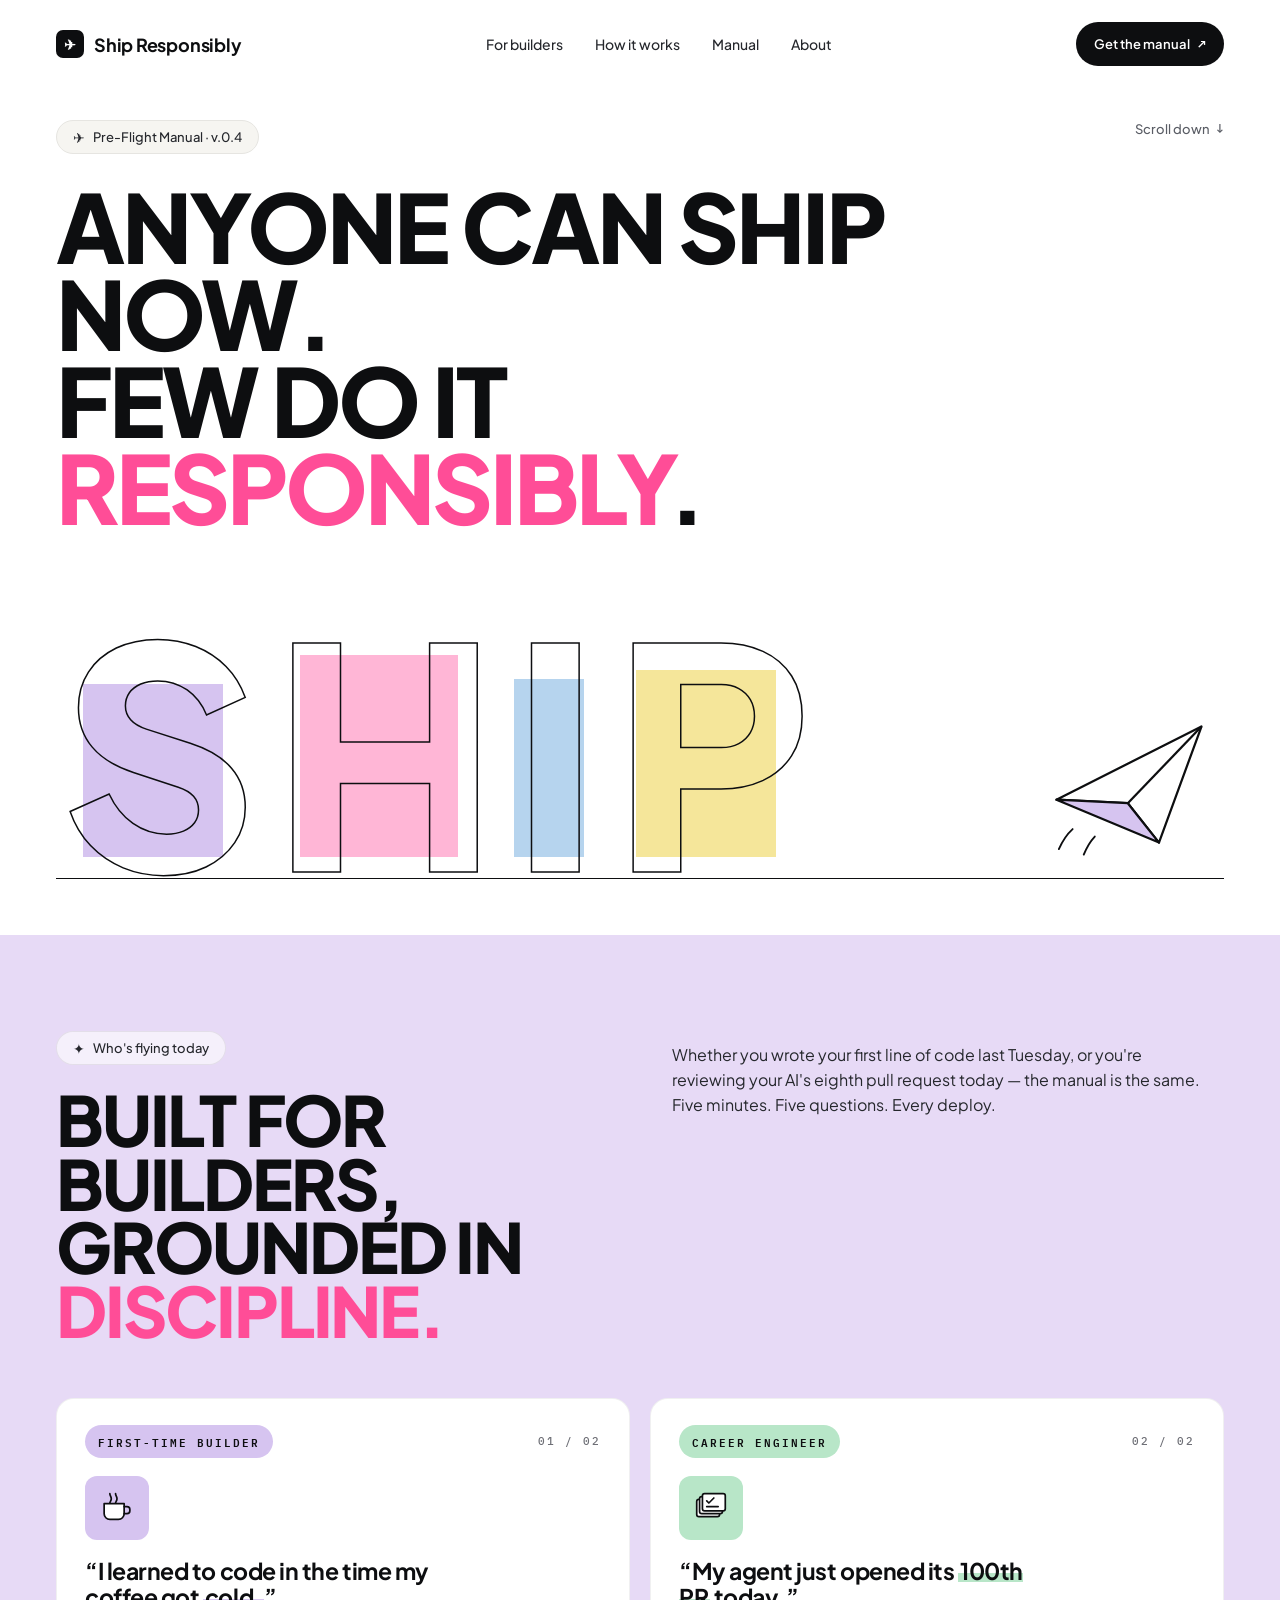
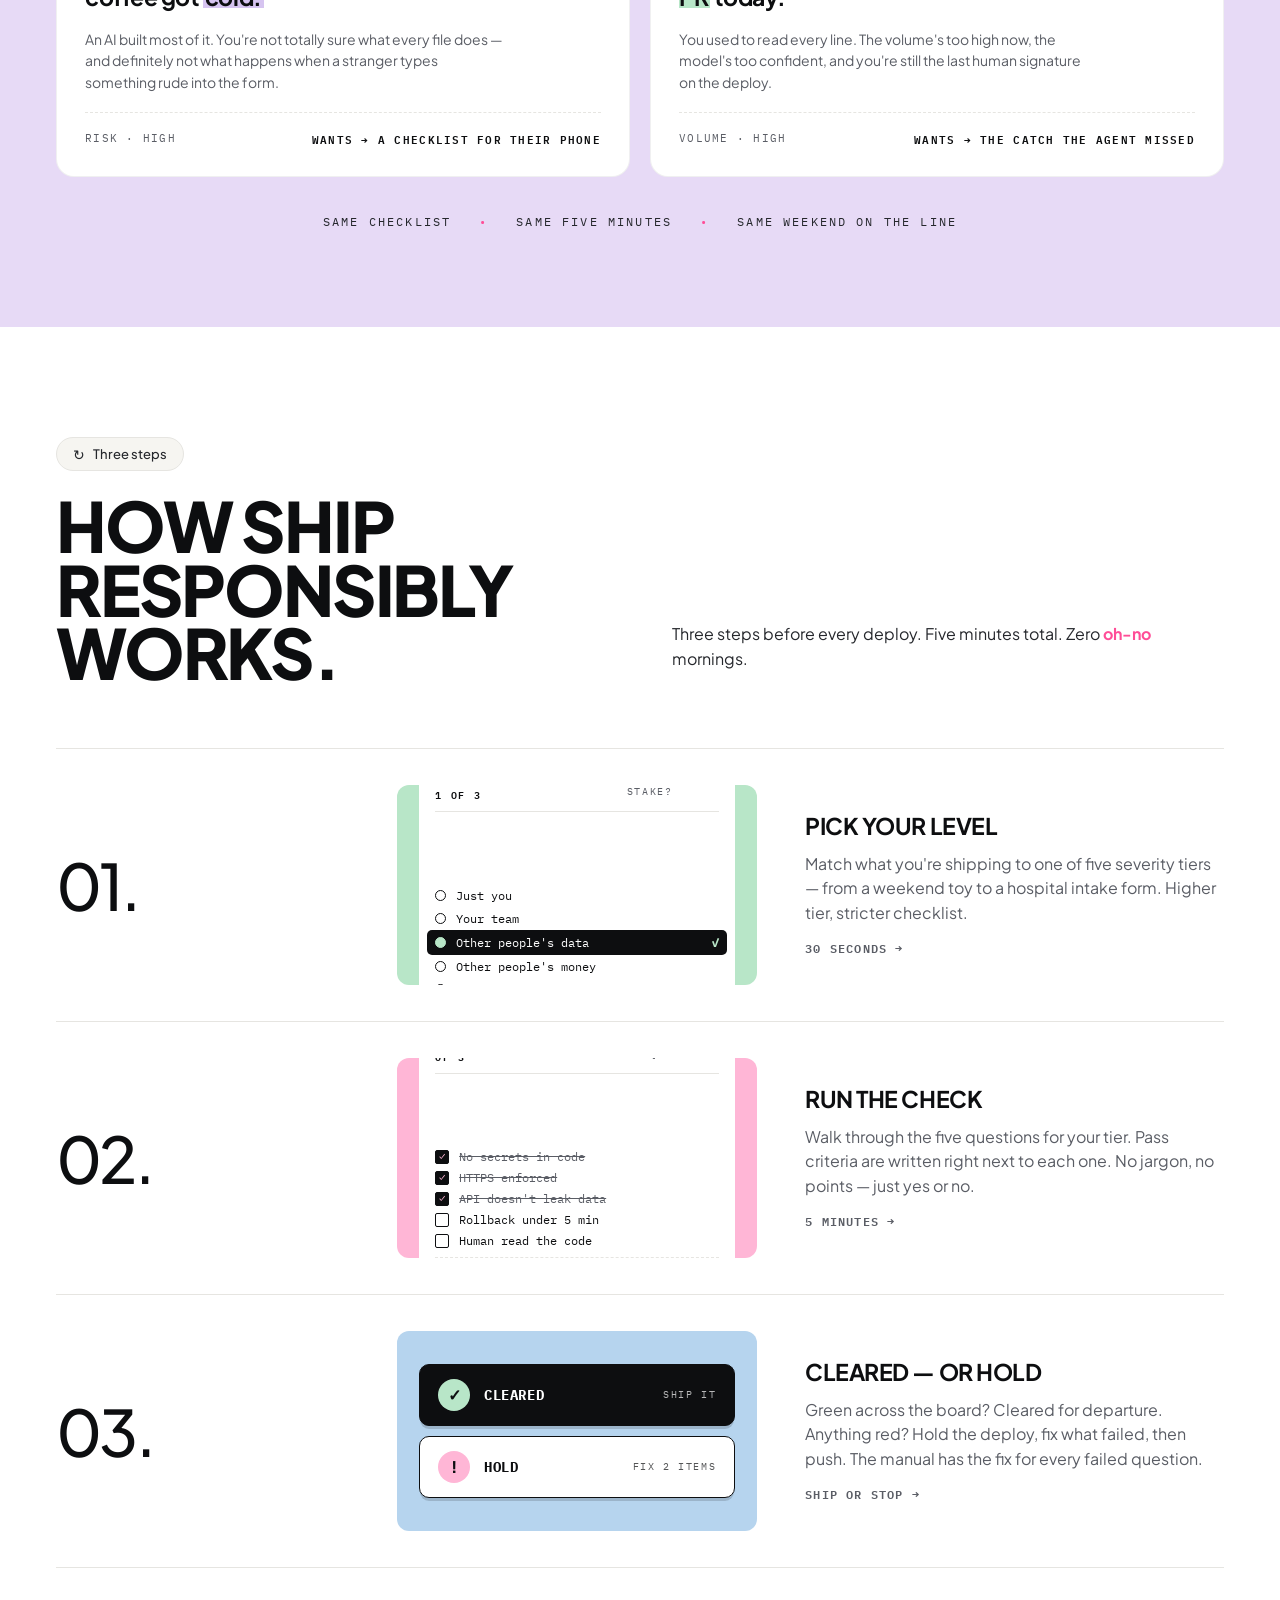
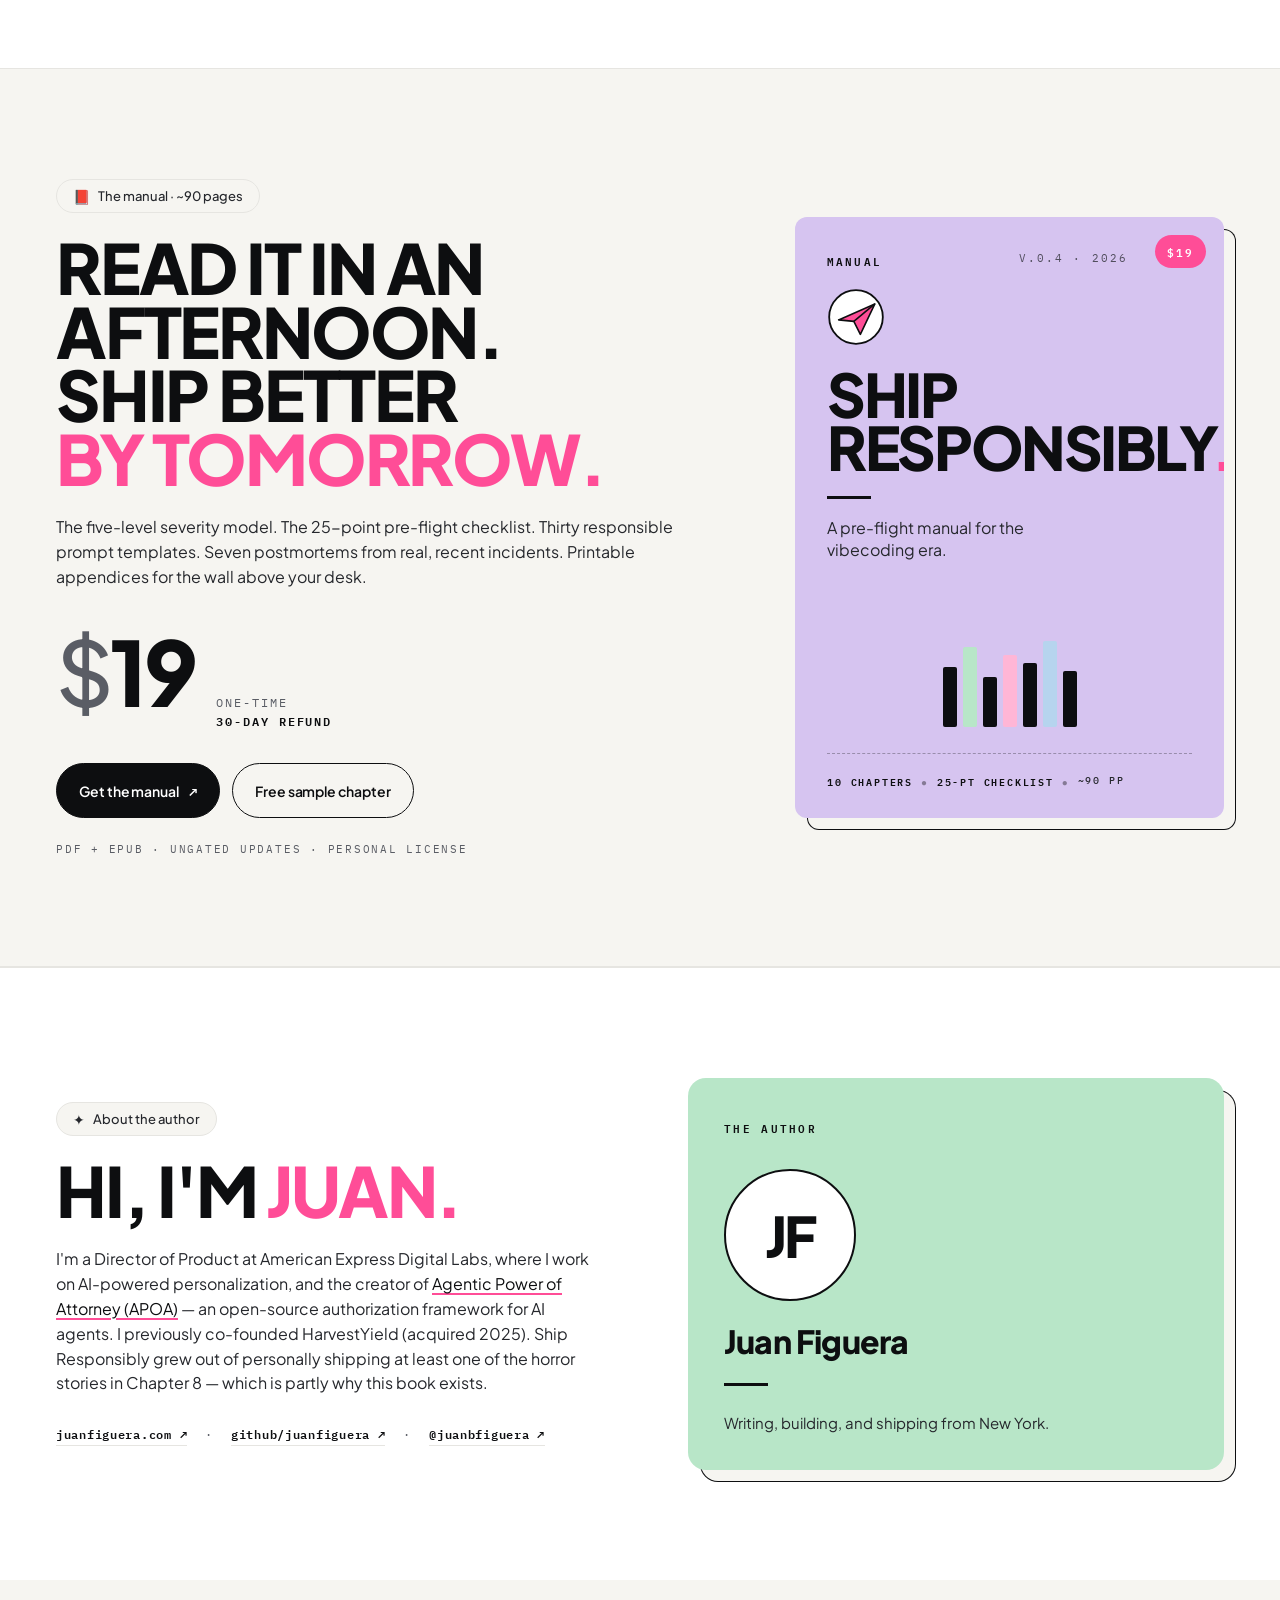
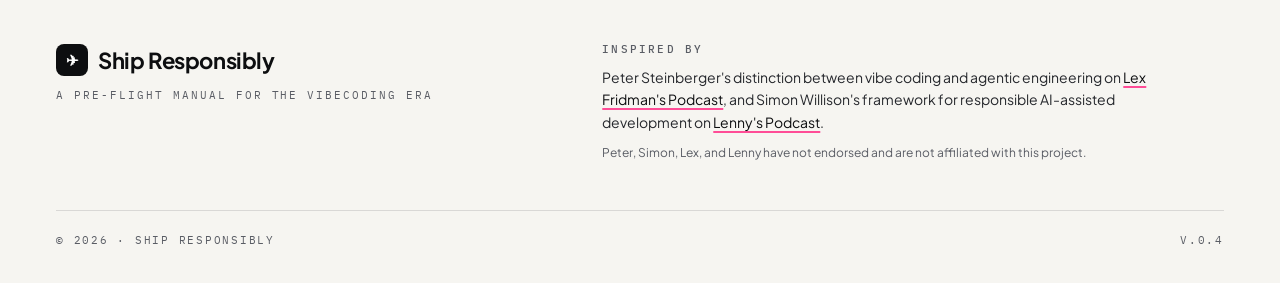
<file: v2/index.html>
<!doctype html>
<html lang="en">
<head>
<meta charset="utf-8" />
<meta name="viewport" content="width=device-width, initial-scale=1" />
<title>Ship Responsibly — A pre-flight manual for the vibecoding era</title>
<meta name="description" content="A pre-flight manual for people shipping AI-assisted software. For first-time builders and senior engineers alike. $19." />
<link rel="canonical" href="https://shipresponsibly.com/" />

<!-- Open Graph -->
<meta property="og:type" content="website" />
<meta property="og:url" content="https://shipresponsibly.com/" />
<meta property="og:title" content="Ship Responsibly — A pre-flight manual for the vibecoding era" />
<meta property="og:description" content="A pre-flight manual for people shipping AI-assisted software. For first-time builders and senior engineers alike. $19." />
<meta property="og:image" content="https://shipresponsibly.com/assets/og-image.png" />

<!-- Twitter -->
<meta name="twitter:card" content="summary_large_image" />
<meta name="twitter:title" content="Ship Responsibly — A pre-flight manual for the vibecoding era" />
<meta name="twitter:description" content="A pre-flight manual for people shipping AI-assisted software. For first-time builders and senior engineers alike. $19." />
<meta name="twitter:image" content="https://shipresponsibly.com/assets/og-image.png" />

<!-- Favicon: white paper plane in a dark square, matching the nav glyph. -->
<link rel="icon" href="data:image/svg+xml,<svg xmlns='http://www.w3.org/2000/svg' viewBox='0 0 100 100'><rect width='100' height='100' rx='22' fill='%230d0e10'/><text x='50' y='62' font-size='52' font-family='Apple Color Emoji,Segoe UI Emoji,sans-serif' text-anchor='middle' fill='white'>%E2%9C%88</text></svg>" />

<!-- Fonts -->
<link rel="preconnect" href="https://fonts.googleapis.com">
<link rel="preconnect" href="https://fonts.gstatic.com" crossorigin>
<link href="https://fonts.googleapis.com/css2?family=Plus+Jakarta+Sans:wght@300;400;500;600;700;800&family=IBM+Plex+Mono:wght@400;500;600&display=swap" rel="stylesheet">

<link rel="stylesheet" href="styles.css" />

<!-- Google tag (gtag.js) -->
<script async src="https://www.googletagmanager.com/gtag/js?id=G-NH90QYGHK9"></script>
<script>
  window.dataLayer = window.dataLayer || [];
  function gtag(){dataLayer.push(arguments);}
  gtag('js', new Date());
  gtag('config', 'G-NH90QYGHK9');
</script>
</head>
<body>

<noscript>
  <!-- Search engine / no-JS fallback. The page is mostly static; this block
       restates the proposition so the page is legible without script. -->
  <div style="background:#0d0e10;color:#fff;padding:14px 22px;font-family:system-ui,sans-serif;font-size:14px;line-height:1.5;">
    <strong>Ship Responsibly</strong> is a $19 pre-flight manual for the vibecoding era —
    a five-level severity model, a 25-point pre-flight checklist, thirty responsible
    prompt templates, and seven postmortems.
    <a href="/manual" style="color:#ff4d97;text-decoration:underline;">Get the manual →</a>
  </div>
</noscript>

<header class="nav">
  <div class="wrap row">
    <a href="/" class="brand" aria-label="Ship Responsibly, home">
      <span class="glyph" aria-hidden="true">✈</span>
      <span>Ship Responsibly</span>
    </a>
    <nav class="nav-links" aria-label="Primary">
      <a href="#built">For builders</a>
      <a href="#how">How it works</a>
      <a href="#buy">Manual</a>
      <a href="#about">About</a>
    </nav>
    <a href="/manual" class="nav-cta">Get the manual <span class="arr" aria-hidden="true">↗</span></a>
  </div>
</header>

<main>

  <section class="hero">
    <div class="wrap">
      <div class="hero-top">
        <span class="pill"><span class="ic" aria-hidden="true">✈︎</span> Pre-Flight Manual · v.0.4</span>
        <span class="scrolltag" aria-hidden="true">Scroll down <span class="arr">↓</span></span>
      </div>

      <h1>Anyone can ship now.<br/>Few do it <em>responsibly</em>.</h1>

      <!-- Decorative SHIP wordmark. role=img + aria-label so screen readers
           announce "Ship" once, not S–H–I–P letter by letter. -->
      <div class="wordmark" role="img" aria-label="Ship">
        <span class="letter l-s" aria-hidden="true"><span class="block"></span><span class="char">S</span></span>
        <span class="letter l-h" aria-hidden="true"><span class="block"></span><span class="char">H</span></span>
        <span class="letter l-i" aria-hidden="true"><span class="block"></span><span class="char">I</span></span>
        <span class="letter l-p" aria-hidden="true"><span class="block"></span><span class="char">P</span></span>

        <svg class="mascot" viewBox="0 0 240 180" fill="none" xmlns="http://www.w3.org/2000/svg" aria-hidden="true">
          <path d="M14 92 L220 22 L142 168 L108 110 Z" stroke="#0d0e10" stroke-width="3" stroke-linejoin="round" fill="white"/>
          <path d="M220 22 L108 110" stroke="#0d0e10" stroke-width="3" stroke-linejoin="round"/>
          <path d="M14 92 L108 110 L142 168 Z" fill="#d6c4f0" stroke="#0d0e10" stroke-width="3" stroke-linejoin="round"/>
          <path d="M30 134 Q 18 142 8 158" stroke="#0d0e10" stroke-width="2.5" stroke-linecap="round" fill="none"/>
          <path d="M58 148 Q 48 156 40 170" stroke="#0d0e10" stroke-width="2.5" stroke-linecap="round" fill="none"/>
        </svg>
      </div>
    </div>
  </section>

  <section class="built" id="built">
    <div class="wrap">
      <div class="grid">
        <div>
          <span class="pill on-lavender"><span class="ic" aria-hidden="true">✦</span> Who's flying today</span>
          <h2 style="margin-top: 22px;">Built for builders,<br/>grounded in <em>discipline.</em></h2>
        </div>
        <div class="desc">
          <p class="lede">Whether you wrote your first line of code last Tuesday, or you're reviewing your AI's eighth pull request today — the manual is the same. Five minutes. Five questions. Every deploy.</p>
        </div>
      </div>

      <div class="audience-grid">
        <div class="aud a1">
          <div class="aud-top">
            <span class="aud-tag">First-time builder</span>
            <span class="aud-num">01 / 02</span>
          </div>

          <div class="aud-ill" aria-hidden="true">
            <svg viewBox="0 0 56 56" fill="none" stroke="#0d0e10" stroke-width="2.4" stroke-linecap="round" stroke-linejoin="round">
              <path d="M10 22h28v14a8 8 0 0 1-8 8H18a8 8 0 0 1-8-8V22z" fill="#fff"/>
              <path d="M38 26h4a4 4 0 0 1 4 4v2a4 4 0 0 1-4 4h-4"/>
              <path d="M18 8c0 3 2 4 2 7s-2 4-2 6"/>
              <path d="M26 8c0 3 2 4 2 7s-2 4-2 6"/>
            </svg>
          </div>

          <p class="quote">“I learned to code in the time my coffee got <span class="hl"><span>cold.</span></span>”</p>
          <p class="desc-p">An AI built most of it. You're not totally sure what every file does — and definitely not what happens when a stranger types something rude into the form.</p>

          <div class="aud-foot">
            <span>Risk &middot; high</span>
            <span class="needs">Wants → a checklist for their phone</span>
          </div>
        </div>

        <div class="aud a2">
          <div class="aud-top">
            <span class="aud-tag">Career engineer</span>
            <span class="aud-num">02 / 02</span>
          </div>

          <div class="aud-ill" aria-hidden="true">
            <svg viewBox="0 0 56 56" fill="none" stroke="#0d0e10" stroke-width="2.4" stroke-linecap="round" stroke-linejoin="round">
              <rect x="8" y="16" width="32" height="24" rx="3" fill="#fff"/>
              <rect x="12" y="12" width="32" height="24" rx="3" fill="#fff"/>
              <rect x="16" y="8" width="32" height="24" rx="3" fill="#fff"/>
              <path d="M22 18l3 3 7-7"/>
              <path d="M22 26h16"/>
            </svg>
          </div>

          <p class="quote">“My agent just opened its <span class="hl"><span>100th PR</span></span> today.”</p>
          <p class="desc-p">You used to read every line. The volume's too high now, the model's too confident, and you're still the last human signature on the deploy.</p>

          <div class="aud-foot">
            <span>Volume &middot; high</span>
            <span class="needs">Wants → the catch the agent missed</span>
          </div>
        </div>
      </div>

      <p class="aud-summary">
        <span>Same checklist</span><span class="dot" aria-hidden="true">•</span>
        <span>Same five minutes</span><span class="dot" aria-hidden="true">•</span>
        <span>Same weekend on the line</span>
      </p>
    </div>
  </section>

  <section class="how" id="how">
    <div class="wrap">
      <div class="head">
        <div>
          <span class="pill"><span class="ic" aria-hidden="true">↻</span> Three steps</span>
          <h2 style="margin-top: 22px;">How Ship Responsibly works.</h2>
        </div>
        <p class="lede">Three steps before every deploy. Five minutes total. Zero <em>oh-no</em> mornings.</p>
      </div>

      <div class="step s1">
        <div class="num">01.</div>
        <div class="ill" aria-hidden="true">
          <div class="ill-card">
            <div class="head">
              <span class="step-no">Severity — step 1 of 3</span>
              <span>What's at stake?</span>
            </div>
            <div class="ill-severity">
              <div class="row"><span class="dot"></span><span>Just you</span></div>
              <div class="row"><span class="dot"></span><span>Your team</span></div>
              <div class="row on"><span class="dot"></span><span>Other people's data</span><span class="check">✓</span></div>
              <div class="row"><span class="dot"></span><span>Other people's money</span></div>
              <div class="row"><span class="dot"></span><span>Other people's safety</span></div>
            </div>
          </div>
        </div>
        <div class="copy">
          <h3>Pick your level</h3>
          <p>Match what you're shipping to one of five severity tiers &mdash; from a weekend toy to a hospital intake form. Higher tier, stricter checklist.</p>
          <span class="arrow">30 seconds &rarr;</span>
        </div>
      </div>

      <div class="step s2">
        <div class="num">02.</div>
        <div class="ill" aria-hidden="true">
          <div class="ill-card">
            <div class="head">
              <span class="step-no">Pre-flight — step 2 of 3</span>
              <span>5 questions</span>
            </div>
            <div class="ill-checklist">
              <div class="row done"><span class="box"></span><span class="lbl">No secrets in code</span></div>
              <div class="row done"><span class="box"></span><span class="lbl">HTTPS enforced</span></div>
              <div class="row done"><span class="box"></span><span class="lbl">API doesn't leak data</span></div>
              <div class="row"><span class="box"></span><span class="lbl">Rollback under 5 min</span></div>
              <div class="row"><span class="box"></span><span class="lbl">Human read the code</span></div>
              <div class="progress">
                <span>Progress</span>
                <span><span class="count">3 / 5</span> cleared</span>
              </div>
            </div>
          </div>
        </div>
        <div class="copy">
          <h3>Run the check</h3>
          <p>Walk through the five questions for your tier. Pass criteria are written right next to each one. No jargon, no points &mdash; just yes or no.</p>
          <span class="arrow">5 minutes &rarr;</span>
        </div>
      </div>

      <div class="step s3">
        <div class="num">03.</div>
        <div class="ill" aria-hidden="true">
          <div class="ill-verdict">
            <div class="vcard pass">
              <span class="ic">✓</span>
              <span class="lbl">Cleared</span>
              <span class="sub">Ship it</span>
            </div>
            <div class="vcard hold">
              <span class="ic">!</span>
              <span class="lbl">Hold</span>
              <span class="sub">Fix 2 items</span>
            </div>
          </div>
        </div>
        <div class="copy">
          <h3>Cleared &mdash; or hold</h3>
          <p>Green across the board? Cleared for departure. Anything red? Hold the deploy, fix what failed, then push. The manual has the fix for every failed question.</p>
          <span class="arrow">Ship or stop &rarr;</span>
        </div>
      </div>
    </div>
  </section>

  <section class="buy" id="buy">
    <div class="wrap">
      <div class="grid">
        <div>
          <span class="pill"><span class="ic" aria-hidden="true">📕</span> The manual · ~90 pages</span>
          <h2 style="margin-top: 22px;">Read it in an<br/>afternoon. Ship better<br/><em>by tomorrow.</em></h2>
          <p class="lede">The five-level severity model. The 25-point pre-flight checklist. Thirty responsible prompt templates. Seven postmortems from real, recent incidents. Printable appendices for the wall above your desk.</p>

          <div class="price-row">
            <span class="price"><span class="cur">$</span>19</span>
            <div class="price-sub">
              One-time<br/>
              <b>30-day refund</b>
            </div>
          </div>

          <div class="ctas">
            <a href="/manual" class="btn btn-primary">Get the manual <span class="arr" aria-hidden="true">↗</span></a>
            <a href="/sample" class="btn btn-ghost">Free sample chapter</a>
          </div>

          <div class="fine">
            <span>PDF + ePub</span><span>Ungated updates</span><span>Personal license</span>
          </div>
        </div>

        <div class="book" aria-hidden="true">
          <span class="badge-pink">$19</span>

          <div class="b-top">
            <span class="b-tag">Manual</span>
            <span class="b-ed">v.0.4 · 2026</span>
          </div>

          <div class="b-mark">
            <svg viewBox="0 0 80 80" fill="none" xmlns="http://www.w3.org/2000/svg">
              <circle cx="40" cy="40" r="37" fill="#ffffff" stroke="#0d0e10" stroke-width="2.5"/>
              <path d="M16 44 L66 22 L46 64 L37 46 Z" fill="#ff4d97" stroke="#0d0e10" stroke-width="2.2" stroke-linejoin="round"/>
              <path d="M66 22 L37 46" stroke="#0d0e10" stroke-width="2.2" stroke-linejoin="round"/>
            </svg>
          </div>

          <h3 class="b-title">Ship<br/>Responsibly<span class="dot">.</span></h3>

          <div class="b-rule"></div>

          <p class="b-sub">A pre-flight manual for the vibecoding era.</p>

          <div class="deco">
            <span class="bk b1"></span>
            <span class="bk b2"></span>
            <span class="bk b3"></span>
            <span class="bk b4"></span>
            <span class="bk b5"></span>
            <span class="bk b6"></span>
            <span class="bk b7"></span>
          </div>

          <div class="b-foot">
            <span>10 chapters</span>
            <span class="sep">●</span>
            <span>25-pt checklist</span>
            <span class="sep">●</span>
            <span class="pn">~90 pp</span>
          </div>
        </div>
      </div>
    </div>
  </section>

  <section class="about" id="about">
    <div class="wrap">
      <div class="grid">
        <div>
          <span class="pill"><span class="ic" aria-hidden="true">✦</span> About the author</span>
          <h2 style="margin-top: 22px;">Hi, I'm <em>Juan.</em></h2>
          <p class="lede">I'm a Director of Product at American Express Digital Labs, where I work on AI-powered personalization, and the creator of <a href="https://agenticpoa.com" target="_blank" rel="noopener">Agentic Power of Attorney (APOA)</a> — an open-source authorization framework for AI agents. I previously co-founded HarvestYield (acquired 2025). Ship Responsibly grew out of personally shipping at least one of the horror stories in Chapter 8 — which is partly why this book exists.</p>
          <div class="links">
            <a href="https://www.juanfiguera.com" target="_blank" rel="noopener">juanfiguera.com <span class="arr" aria-hidden="true">↗</span></a>
            <span class="sep" aria-hidden="true">·</span>
            <a href="https://github.com/juanfiguera" target="_blank" rel="noopener">github/juanfiguera <span class="arr" aria-hidden="true">↗</span></a>
            <span class="sep" aria-hidden="true">·</span>
            <a href="https://x.com/juanbfiguera" target="_blank" rel="noopener">@juanbfiguera <span class="arr" aria-hidden="true">↗</span></a>
          </div>
        </div>

        <div class="card">
          <div class="c-top">
            <span>The author</span>
          </div>

          <div class="avatar" aria-hidden="true">JF</div>

          <h3 class="name">Juan Figuera</h3>

          <div class="c-rule"></div>

          <p class="role">Writing, building, and shipping from New York.</p>
        </div>
      </div>
    </div>
  </section>

</main>

<footer class="footer">
  <div class="wrap">
    <div class="footer-grid">
      <div class="brand-block">
        <span class="brand">
          <span class="glyph" aria-hidden="true">✈</span>
          <span>Ship Responsibly</span>
        </span>
        <div class="tagline">A pre-flight manual for the vibecoding era</div>
      </div>
      <div>
        <h4>Inspired by</h4>
        <p>
          Peter Steinberger's distinction between vibe coding and agentic engineering on <a href="https://lexfridman.com/peter-steinberger-transcript/" target="_blank" rel="noopener">Lex Fridman's Podcast</a>, and Simon Willison's framework for responsible AI-assisted development on <a href="https://www.youtube.com/watch?v=wc8FBhQtdsA" target="_blank" rel="noopener">Lenny's Podcast</a>.
          <span class="small">Peter, Simon, Lex, and Lenny have not endorsed and are not affiliated with this project.</span>
        </p>
      </div>
    </div>
    <div class="bottom">
      <span>© 2026 · Ship Responsibly</span>
      <span>v.0.4</span>
    </div>
  </div>
</footer>

<script src="script.js" defer></script>

</body>
</html>
</file>
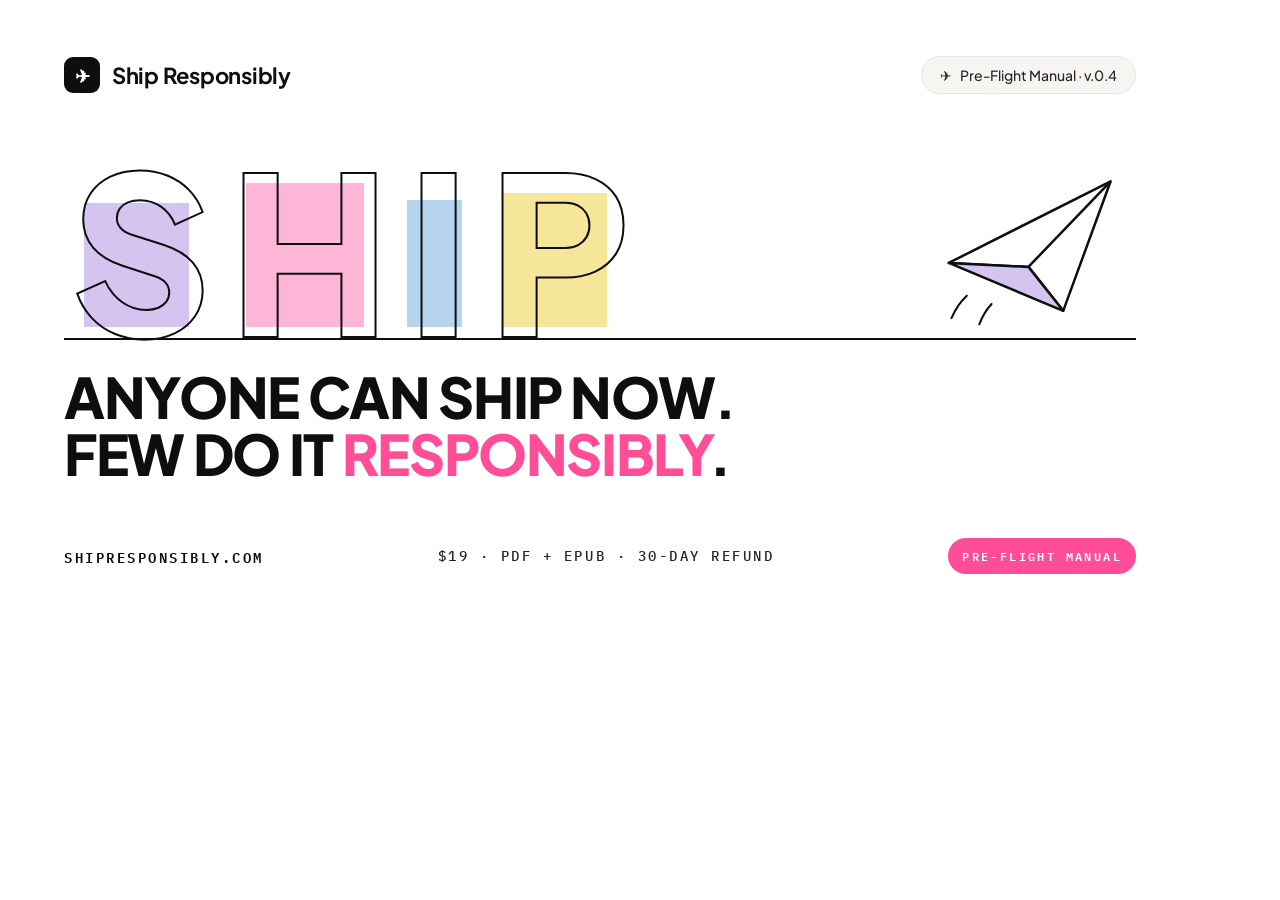
<file: v2/og-card.html>
<!doctype html>
<html lang="en">
<head>
<meta charset="utf-8" />
<title>OG Card — Ship Responsibly v2</title>
<link rel="preconnect" href="https://fonts.googleapis.com">
<link rel="preconnect" href="https://fonts.gstatic.com" crossorigin>
<link href="https://fonts.googleapis.com/css2?family=Plus+Jakarta+Sans:wght@400;500;600;700;800&family=IBM+Plex+Mono:wght@500;600&display=swap" rel="stylesheet">
<style>
  /* Exact OG dimensions. No scrollbars, no scrollbars margin. */
  html, body { margin: 0; padding: 0; background: #ffffff; overflow: hidden; }
  body {
    width: 1200px; height: 630px;
    font-family: 'Plus Jakarta Sans', -apple-system, sans-serif;
    color: #0d0e10;
    position: relative;
    -webkit-font-smoothing: antialiased;
    text-rendering: optimizeLegibility;
  }
  .card {
    width: 1200px; height: 630px;
    padding: 56px 64px;
    box-sizing: border-box;
    display: flex; flex-direction: column;
    justify-content: space-between;
    position: relative;
  }

  /* Top strip */
  .top { display: flex; justify-content: space-between; align-items: center; }
  .brand { display: inline-flex; align-items: center; gap: 12px; font-weight: 700; font-size: 22px; letter-spacing: -0.012em; }
  .brand .glyph {
    width: 36px; height: 36px; border-radius: 9px;
    background: #0d0e10; color: #fff;
    display: inline-flex; align-items: center; justify-content: center;
    font-size: 18px;
  }
  .pill {
    display: inline-flex; align-items: center; gap: 8px;
    padding: 9px 18px;
    background: #f6f5f1;
    border: 1px solid #e6e5e1;
    border-radius: 999px;
    font-size: 14px; font-weight: 500;
    color: #25272c;
    font-family: 'Plus Jakarta Sans', sans-serif;
  }

  /* SHIP wordmark — scaled down for OG. */
  .wordmark {
    display: flex; align-items: flex-end; gap: 14px;
    padding: 6px 0 4px;
    border-bottom: 2px solid #0d0e10;
    margin-top: 6px;
  }
  .letter {
    position: relative;
    font-weight: 800;
    font-size: 220px;
    line-height: 0.78;
    letter-spacing: -0.04em;
    flex-shrink: 0;
    padding: 0 6px;
  }
  .letter .char {
    position: relative; z-index: 2;
    color: transparent;
    -webkit-text-stroke: 2px #0d0e10;
  }
  .letter .block {
    position: absolute; z-index: 1; pointer-events: none;
    top: 24%; bottom: 4%; left: 14%; right: 14%;
  }
  .l-s .block { background: #d6c4f0; }
  .l-h .block { background: #ffb6d6; top: 12%; }
  .l-i .block { background: #b6d4ee; left: 8%; right: 8%; top: 22%; }
  .l-p .block { background: #f5e69a; top: 18%; }

  /* Paper plane — same SVG as the live site, sized for OG. */
  .mascot {
    margin-left: auto;
    width: 200px; height: 150px;
    transform: translateY(-10px) rotate(-8deg);
  }

  /* Headline lives below the wordmark. */
  .headline {
    font-size: 56px;
    font-weight: 800;
    letter-spacing: -0.024em;
    line-height: 1.02;
    text-transform: uppercase;
    margin: 28px 0 0;
  }
  .headline em { color: #ff4d97; font-style: normal; font-weight: 800; }

  /* Bottom strip */
  .bottom {
    display: flex; align-items: center; justify-content: space-between;
    font-family: 'IBM Plex Mono', monospace;
    font-size: 14px; font-weight: 500;
    letter-spacing: 0.18em;
    text-transform: uppercase;
    color: #25272c;
  }
  .bottom .url { color: #0d0e10; font-weight: 600; }
  .bottom .badge {
    background: #ff4d97; color: #fff;
    border-radius: 999px;
    padding: 8px 14px;
    font-size: 12px; font-weight: 600;
    letter-spacing: 0.2em;
  }
</style>
</head>
<body>
<div class="card">

  <div class="top">
    <span class="brand">
      <span class="glyph">✈</span>
      <span>Ship Responsibly</span>
    </span>
    <span class="pill"><span>✈︎</span> Pre-Flight Manual · v.0.4</span>
  </div>

  <div>
    <div class="wordmark">
      <span class="letter l-s"><span class="block"></span><span class="char">S</span></span>
      <span class="letter l-h"><span class="block"></span><span class="char">H</span></span>
      <span class="letter l-i"><span class="block"></span><span class="char">I</span></span>
      <span class="letter l-p"><span class="block"></span><span class="char">P</span></span>

      <svg class="mascot" viewBox="0 0 240 180" fill="none" xmlns="http://www.w3.org/2000/svg">
        <path d="M14 92 L220 22 L142 168 L108 110 Z" stroke="#0d0e10" stroke-width="3" stroke-linejoin="round" fill="white"/>
        <path d="M220 22 L108 110" stroke="#0d0e10" stroke-width="3" stroke-linejoin="round"/>
        <path d="M14 92 L108 110 L142 168 Z" fill="#d6c4f0" stroke="#0d0e10" stroke-width="3" stroke-linejoin="round"/>
        <path d="M30 134 Q 18 142 8 158" stroke="#0d0e10" stroke-width="2.5" stroke-linecap="round" fill="none"/>
        <path d="M58 148 Q 48 156 40 170" stroke="#0d0e10" stroke-width="2.5" stroke-linecap="round" fill="none"/>
      </svg>
    </div>

    <h1 class="headline">Anyone can ship now.<br/>Few do it <em>responsibly</em>.</h1>
  </div>

  <div class="bottom">
    <span class="url">shipresponsibly.com</span>
    <span>$19 · PDF + ePub · 30-day refund</span>
    <span class="badge">Pre-Flight Manual</span>
  </div>

</div>
</body>
</html>
</file>
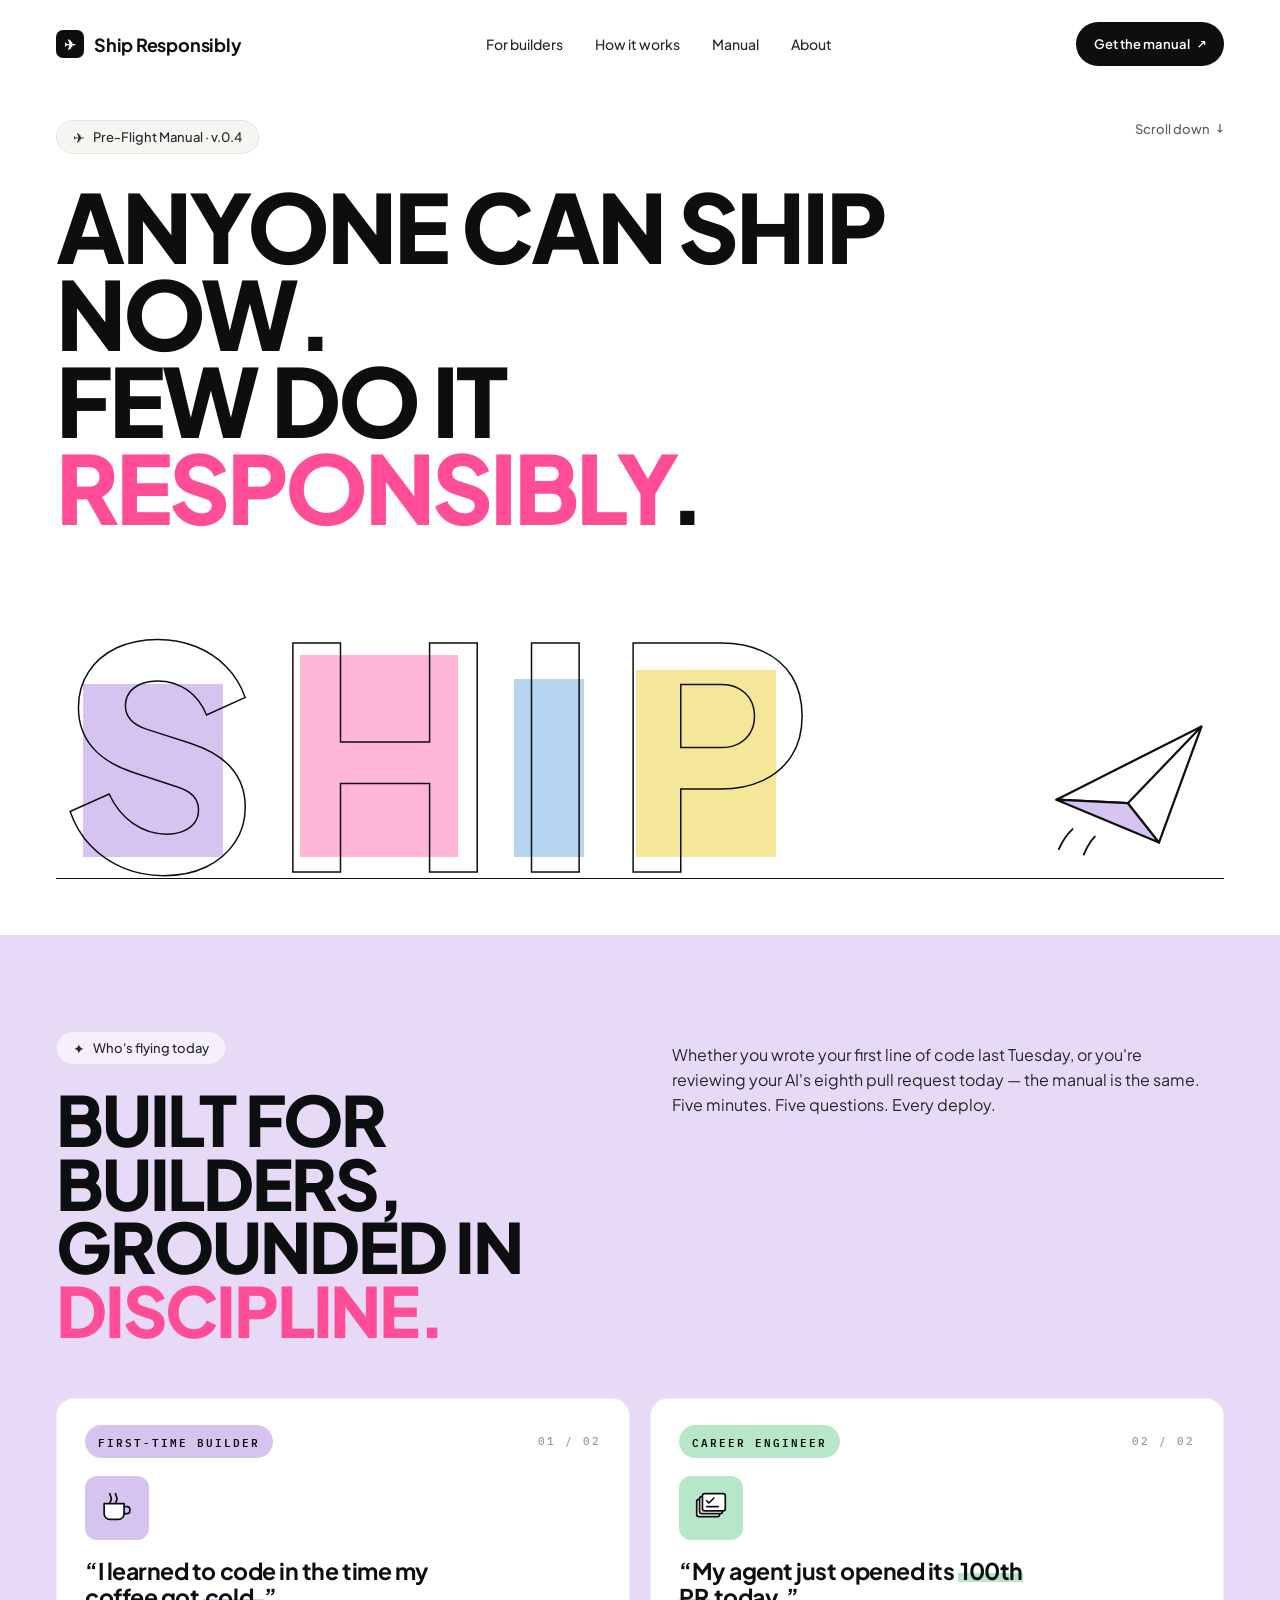
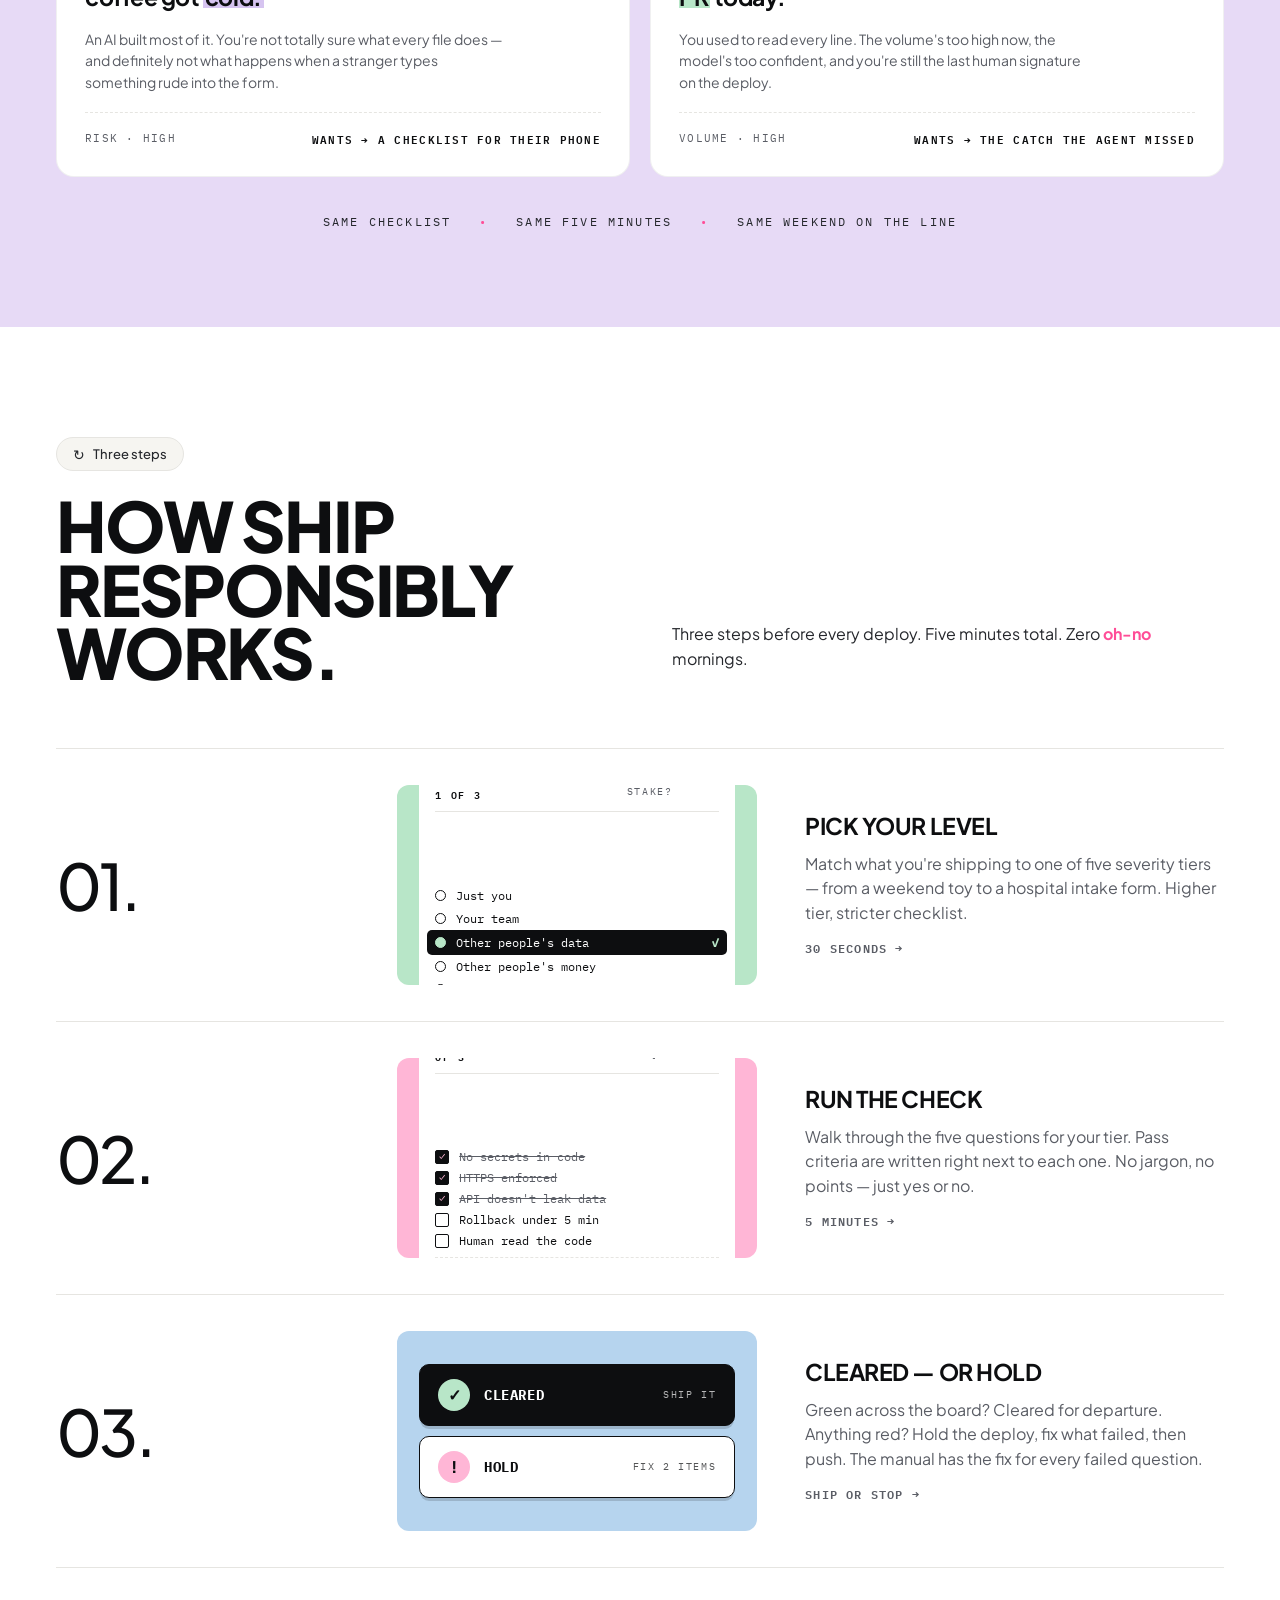
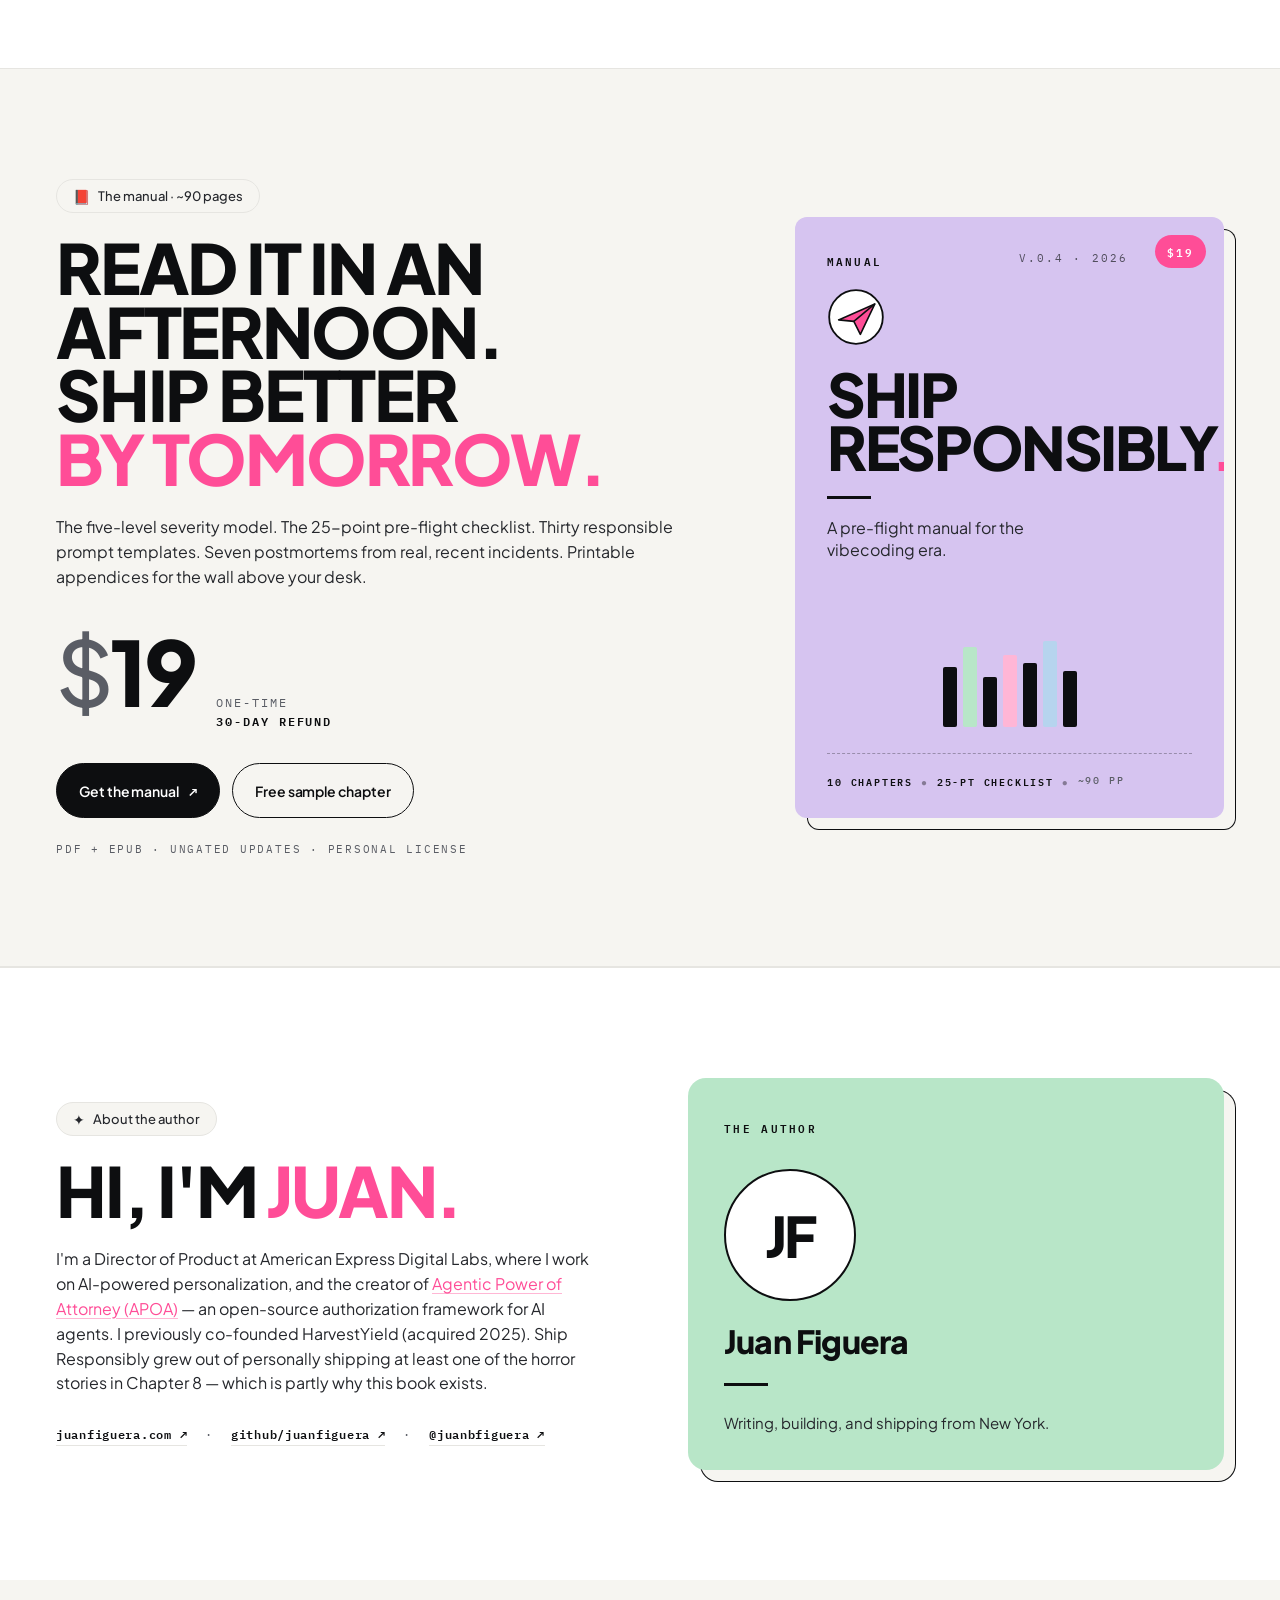
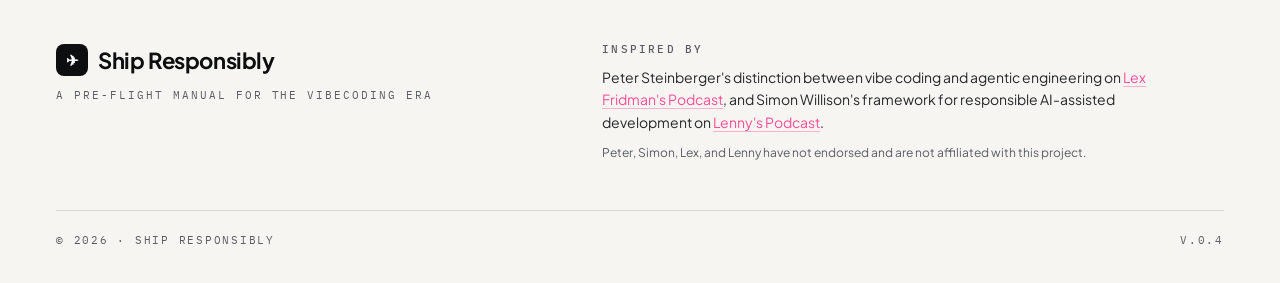
<file: v2/playful-landing.html>
<!doctype html>
<html lang="en">
<head>
  <meta charset="utf-8" />
  <meta name="viewport" content="width=device-width, initial-scale=1" />
  <title>Ship Responsibly · A pre-flight manual for builders</title>
  <meta name="description" content="A pre-launch manual for people shipping AI-assisted software. For first-time builders and senior engineers alike. $19." />
  <link rel="preconnect" href="https://fonts.googleapis.com">
  <link rel="preconnect" href="https://fonts.gstatic.com" crossorigin>
  <link href="https://fonts.googleapis.com/css2?family=Plus+Jakarta+Sans:wght@300;400;500;600;700;800&family=IBM+Plex+Mono:wght@400;500;600&display=swap" rel="stylesheet">
  <style>
    :root {
      --bg:           #ffffff;
      --bg-soft:      #f6f5f1;
      --ink:          #0d0e10;
      --ink-soft:     #25272c;
      --ink-mid:      #5a5d65;
      --ink-dim:      #98999f;
      --rule:         #e6e5e1;

      /* Playful pastels — no beige/brown/red */
      --lavender:     #d6c4f0;
      --lavender-bg:  #e7daf6;
      --mint:         #b8e6c8;
      --pink:         #ffb6d6;
      --pink-hot:     #ff4d97;
      --sky:          #b6d4ee;
      --yellow:       #f5e69a;

      --sans: 'Plus Jakarta Sans', -apple-system, BlinkMacSystemFont, 'Segoe UI', sans-serif;
      --mono: 'IBM Plex Mono', ui-monospace, SFMono-Regular, monospace;
    }
    * { box-sizing: border-box; }
    html, body { margin: 0; padding: 0; }
    body {
      background: var(--bg);
      color: var(--ink);
      font-family: var(--sans);
      font-weight: 400;
      -webkit-font-smoothing: antialiased;
      text-rendering: optimizeLegibility;
    }
    a { color: var(--ink); text-decoration: none; }
    em, i, cite { font-style: normal; }
    .mono { font-family: var(--mono); }

    .wrap { max-width: 1320px; margin: 0 auto; padding: 0 56px; }

    /* ─────────────────────────── Type system */
    h1, h2, h3, h4 { margin: 0; color: var(--ink); font-weight: 800; letter-spacing: -0.032em; line-height: 0.92; font-style: normal; }
    h1 { font-size: clamp(48px, 7.4vw, 124px); }
    h2 { font-size: clamp(36px, 5.4vw, 80px); }
    h3 { font-size: clamp(20px, 1.8vw, 26px); letter-spacing: -0.018em; line-height: 1.2; }
    h4 { font-size: 16px; letter-spacing: -0.008em; }

    p { line-height: 1.55; margin: 0; }
    .lede { font-size: clamp(16px, 1.2vw, 19px); color: var(--ink-soft); line-height: 1.55; font-weight: 400; max-width: 56ch; }

    .pill {
      display: inline-flex; align-items: center; gap: 8px;
      padding: 8px 16px;
      background: var(--bg-soft);
      border: 1px solid var(--rule);
      border-radius: 999px;
      font-family: var(--sans);
      font-size: 13px; font-weight: 500;
      color: var(--ink-soft);
    }
    .pill .ic { font-size: 14px; line-height: 1; }
    .pill.on-lavender { background: rgba(255, 255, 255, 0.6); border-color: rgba(13, 14, 16, 0.08); }

    /* ─────────────────────────── Nav */
    .nav {
      padding: 22px 0;
      position: relative; z-index: 10;
    }
    .nav .row {
      display: flex; align-items: center; justify-content: space-between;
      gap: 24px;
    }
    .nav .brand {
      display: inline-flex; align-items: center; gap: 10px;
      font-weight: 700; letter-spacing: -0.012em;
      font-size: 18px;
    }
    .nav .brand .glyph {
      width: 28px; height: 28px; border-radius: 7px;
      background: var(--ink);
      display: inline-flex; align-items: center; justify-content: center;
      color: var(--bg); font-size: 14px;
    }
    .nav-links {
      display: flex; gap: 32px;
      font-size: 14px; color: var(--ink-soft); font-weight: 500;
    }
    .nav-links a { color: var(--ink-soft); transition: color .15s; }
    .nav-links a:hover { color: var(--ink); }
    .nav-cta {
      display: inline-flex; align-items: center; gap: 8px;
      padding: 11px 18px;
      background: var(--ink); color: var(--bg);
      border-radius: 999px;
      font-size: 13px; font-weight: 600;
      transition: background .15s, transform .15s;
    }
    .nav-cta:hover { background: var(--pink-hot); }
    .nav-cta .arr { font-family: var(--mono); font-weight: 600; }

    /* ─────────────────────────── HERO */
    .hero { padding: 32px 0 56px; position: relative; }
    .hero-top {
      display: flex; justify-content: space-between; align-items: flex-start;
      gap: 32px;
    }
    .hero h1 {
      margin-top: 28px;
      max-width: 16ch;
      text-transform: uppercase;
    }
    .hero h1 em { color: var(--pink-hot); font-weight: 800; }
    .hero .scrolltag {
      font-family: var(--sans); font-size: 13px;
      color: var(--ink-mid); font-weight: 500;
      display: inline-flex; align-items: center; gap: 6px;
    }
    .hero .scrolltag .arr { font-family: var(--mono); }

    /* Wordmark */
    .wordmark {
      margin-top: 64px;
      padding: 32px 0 12px;
      border-bottom: 1.5px solid var(--ink);
      display: flex; align-items: flex-end; gap: clamp(8px, 1.4vw, 24px);
      position: relative;
    }
    .wordmark .letter {
      position: relative;
      font-family: var(--sans);
      font-weight: 800;
      font-size: clamp(120px, 24vw, 380px);
      line-height: 0.78;
      letter-spacing: -0.04em;
      flex-shrink: 0;
    }
    .wordmark .char {
      position: relative; z-index: 2;
      display: inline-block;
      color: transparent;
      -webkit-text-stroke: 1.5px var(--ink);
      text-stroke: 1.5px var(--ink);
      padding: 0 4px;
    }
    .wordmark .block {
      position: absolute;
      z-index: 1;
      pointer-events: none;
      top: 24%; bottom: 4%;
      left: 14%; right: 14%;
    }
    .l-s .block { background: var(--lavender); }
    .l-h .block { background: var(--pink); top: 12%; }
    .l-i .block { background: var(--sky); left: 8%; right: 8%; top: 22%; }
    .l-p .block { background: var(--yellow); top: 18%; }

    .wordmark .mascot {
      margin-left: auto;
      align-self: flex-end;
      width: clamp(120px, 14vw, 220px);
      transform: translateY(-12px) rotate(-8deg);
    }

    /* ─────────────────────────── Section: Built for builders (lavender) */
    .built {
      background: var(--lavender-bg);
      border-radius: 0;
      padding: 96px 0;
      position: relative;
      overflow: hidden;
    }
    .built .grid {
      display: grid; grid-template-columns: 1fr 1fr;
      gap: 64px;
      align-items: start;
    }
    .built h2 { max-width: 14ch; text-transform: uppercase; }
    .built .desc {
      padding-top: 12px;
    }
    .built .desc .lede { color: var(--ink-soft); max-width: 44ch; }

    /* Audience cards — two big tiles answering "Who's flying today" */
    .audience-grid {
      margin-top: 56px;
      display: grid;
      grid-template-columns: 1fr 1fr;
      gap: 20px;
      align-items: stretch;
    }
    .aud {
      background: var(--bg);
      border-radius: 18px;
      padding: 26px 28px 28px;
      display: flex; flex-direction: column;
      gap: 18px;
      border: 1px solid rgba(13, 14, 16, 0.06);
      position: relative;
      overflow: hidden;
    }
    .aud .aud-top {
      display: flex; justify-content: space-between; align-items: center;
    }
    .aud .aud-tag {
      display: inline-flex; align-items: center; gap: 8px;
      padding: 7px 13px;
      border-radius: 999px;
      font-family: var(--mono); font-size: 11px;
      font-weight: 600; letter-spacing: 0.18em; text-transform: uppercase;
      color: var(--ink);
    }
    .aud.a1 .aud-tag { background: var(--lavender); }
    .aud.a2 .aud-tag { background: var(--mint); }
    .aud .aud-num {
      font-family: var(--mono); font-size: 11px; font-weight: 500;
      letter-spacing: 0.18em; color: var(--ink-dim);
    }
    .aud .aud-ill {
      width: 64px; height: 64px;
      border-radius: 12px;
      display: inline-flex; align-items: center; justify-content: center;
      flex-shrink: 0;
    }
    .aud.a1 .aud-ill { background: var(--lavender); }
    .aud.a2 .aud-ill { background: var(--mint); }
    .aud .aud-ill svg { width: 40px; height: 40px; }
    .aud .quote {
      font-size: clamp(20px, 1.8vw, 26px);
      font-weight: 700;
      line-height: 1.15;
      letter-spacing: -0.02em;
      color: var(--ink);
      max-width: 22ch;
    }
    .aud .quote .hl {
      background: linear-gradient(180deg, transparent 60%, currentColor 60%, currentColor 88%, transparent 88%);
      padding: 0 2px;
    }
    .aud.a1 .quote .hl { color: var(--lavender); }
    .aud.a2 .quote .hl { color: var(--mint); }
    .aud .quote .hl span { color: var(--ink); }
    .aud p.desc-p {
      color: var(--ink-mid); font-size: 14px; line-height: 1.55;
      max-width: 42ch;
    }
    .aud .aud-foot {
      margin-top: auto;
      padding-top: 16px;
      border-top: 1px dashed var(--rule);
      display: flex; justify-content: space-between; align-items: center;
      font-family: var(--mono); font-size: 10.5px;
      letter-spacing: 0.12em; text-transform: uppercase;
      color: var(--ink-mid);
      gap: 12px;
    }
    .aud .aud-foot .needs { color: var(--ink); font-weight: 600; }

    .aud-summary {
      margin-top: 36px;
      display: flex; justify-content: center;
      gap: 28px;
      font-family: var(--mono); font-size: 12px;
      letter-spacing: 0.18em; text-transform: uppercase;
      color: var(--ink-soft);
      flex-wrap: wrap;
    }
    .aud-summary .dot { color: var(--pink-hot); }

    /* ─────────────────────────── How it works */
    .how { padding: 110px 0 100px; }
    .how .head {
      display: grid; grid-template-columns: 1fr 1fr;
      gap: 64px; align-items: end;
      margin-bottom: 64px;
    }
    .how .head h2 { text-transform: uppercase; max-width: 14ch; }
    .how .head .lede { padding-bottom: 12px; }

    .step {
      display: grid; grid-template-columns: 0.7fr 360px 1fr;
      gap: 48px;
      align-items: center;
      padding: 36px 0;
      border-top: 1px solid var(--rule);
    }
    .step:last-child { border-bottom: 1px solid var(--rule); }
    .step .num {
      font-family: var(--sans);
      font-weight: 500;
      font-size: clamp(48px, 5vw, 78px);
      color: var(--ink);
      letter-spacing: -0.04em;
      line-height: 1;
    }
    .step .ill {
      width: 100%;
      height: 200px;
      border-radius: 12px;
      display: flex; align-items: center; justify-content: center;
      position: relative;
      overflow: hidden;
    }
    .step.s1 .ill { background: var(--mint); }
    .step.s2 .ill { background: var(--pink); }
    .step.s3 .ill { background: var(--sky); }
    .step .copy h3 {
      font-size: clamp(22px, 1.8vw, 28px);
      font-weight: 700;
      text-transform: uppercase;
      letter-spacing: -0.02em;
    }
    .step .copy p {
      color: var(--ink-mid); margin-top: 12px;
      max-width: 44ch; line-height: 1.55;
    }
    .step .copy .arrow {
      display: inline-flex; align-items: center; gap: 6px;
      margin-top: 12px;
      font-family: var(--mono); font-size: 12px; font-weight: 600;
      letter-spacing: 0.1em; text-transform: uppercase;
      color: var(--ink-mid);
    }

    /* Step illustration internals — each one looks like a small product screen */

    /* Shared mock-card framing inside the colored block */
    .ill-card {
      width: calc(100% - 44px);
      background: var(--bg);
      border-radius: 10px;
      padding: 14px 16px 16px;
      box-shadow: 0 6px 0 -2px rgba(13, 14, 16, 0.08), 0 2px 0 0 rgba(13, 14, 16, 0.12);
      font-family: var(--mono);
      display: flex; flex-direction: column; gap: 8px;
    }
    .ill-card .head {
      display: flex; justify-content: space-between; align-items: center;
      padding-bottom: 8px;
      border-bottom: 1px solid var(--rule);
      font-size: 9.5px; letter-spacing: 0.18em; text-transform: uppercase;
      color: var(--ink-mid);
    }
    .ill-card .head .step-no { color: var(--ink); font-weight: 600; }

    /* Step 1 — severity picker */
    .ill-severity .row {
      display: flex; align-items: center; gap: 10px;
      font-size: 11.5px; color: var(--ink);
      padding: 4px 0;
    }
    .ill-severity .row .dot {
      width: 11px; height: 11px; border-radius: 50%;
      border: 1.5px solid var(--ink); background: transparent;
      flex-shrink: 0;
    }
    .ill-severity .row.on {
      background: var(--ink); color: var(--bg);
      margin: 0 -8px; padding: 5px 8px;
      border-radius: 5px;
    }
    .ill-severity .row.on .dot { background: var(--mint); border-color: var(--mint); }
    .ill-severity .row.on .check {
      margin-left: auto; color: var(--mint); font-weight: 700; font-size: 12px;
    }

    /* Step 2 — checklist (refined) */
    .ill-checklist {
      gap: 6px;
    }
    .ill-checklist .row {
      display: flex; align-items: center; gap: 10px;
      font-size: 11.5px; color: var(--ink);
      padding: 3px 0;
    }
    .ill-checklist .row .box {
      width: 14px; height: 14px;
      border: 1.5px solid var(--ink); background: transparent;
      flex-shrink: 0;
      position: relative;
      border-radius: 2px;
    }
    .ill-checklist .row.done .box { background: var(--ink); }
    .ill-checklist .row.done .box::after {
      content: ''; position: absolute; inset: 2px;
      background: var(--pink);
      clip-path: polygon(15% 50%, 38% 75%, 85% 18%, 78% 10%, 38% 62%, 22% 42%);
    }
    .ill-checklist .row.done .lbl { text-decoration: line-through; color: var(--ink-mid); }
    .ill-checklist .progress {
      margin-top: 6px;
      padding-top: 8px;
      border-top: 1px dashed var(--rule);
      display: flex; justify-content: space-between; align-items: center;
      font-size: 10px; letter-spacing: 0.16em; text-transform: uppercase;
      color: var(--ink-mid);
    }
    .ill-checklist .progress .count { color: var(--ink); font-weight: 600; }

    /* Step 3 — binary verdict cards (cleared vs. hold) */
    .ill-verdict {
      width: 100%; padding: 12px 22px;
      display: flex; flex-direction: column; gap: 10px;
    }
    .ill-verdict .vcard {
      display: flex; align-items: center; gap: 14px;
      padding: 14px 18px;
      border-radius: 10px;
      font-family: var(--mono);
      background: var(--bg);
      border: 1.5px solid var(--ink);
      box-shadow: 0 4px 0 -1px rgba(13, 14, 16, 0.16);
    }
    .ill-verdict .vcard .ic {
      width: 32px; height: 32px;
      border-radius: 50%;
      display: inline-flex; align-items: center; justify-content: center;
      font-size: 16px; font-weight: 800;
      font-family: var(--sans);
      flex-shrink: 0;
    }
    .ill-verdict .vcard.pass { background: var(--ink); color: var(--bg); border-color: var(--ink); }
    .ill-verdict .vcard.pass .ic { background: var(--mint); color: var(--ink); }
    .ill-verdict .vcard.hold { background: var(--bg); color: var(--ink); }
    .ill-verdict .vcard.hold .ic { background: var(--pink); color: var(--ink); }
    .ill-verdict .vcard .lbl {
      font-size: 14px; font-weight: 700;
      letter-spacing: 0.04em; text-transform: uppercase;
    }
    .ill-verdict .vcard .sub {
      margin-left: auto;
      font-size: 10px; letter-spacing: 0.16em; text-transform: uppercase;
      opacity: 0.7;
    }
    .ill-verdict .vcard.pass .sub { color: var(--bg); }

    /* ─────────────────────────── About the author */
    .about {
      padding: 110px 0 110px;
      border-top: 1px solid var(--rule);
    }
    .about .grid {
      display: grid; grid-template-columns: 1fr 1fr;
      gap: 96px; align-items: center;
    }
    .about h2 { text-transform: uppercase; max-width: 12ch; }
    .about h2 em { color: var(--pink-hot); font-weight: 800; }
    .about .lede { margin-top: 26px; max-width: 52ch; color: var(--ink-soft); }
    .about .lede b { color: var(--ink); font-weight: 600; }
    .about .links {
      margin-top: 28px;
      display: flex; flex-wrap: wrap; gap: 10px 18px;
      font-family: var(--mono); font-size: 12px;
      letter-spacing: 0.06em;
      color: var(--ink-mid);
      align-items: baseline;
    }
    .about .links a {
      color: var(--ink); font-weight: 600;
      text-decoration: none;
      border-bottom: 1px solid var(--rule);
      padding-bottom: 1px;
      transition: color .15s, border-color .15s;
    }
    .about .links a:hover { color: var(--pink-hot); border-bottom-color: var(--pink-hot); }
    .about .links .arr { font-family: var(--mono); }
    .about .links .sep { color: var(--ink-mid); }
    /* Right column: portrait card */
    .about .card {
      position: relative;
      background: var(--mint);
      border-radius: 18px;
      padding: 40px 36px 36px;
      display: flex; flex-direction: column;
      gap: 24px;
      box-shadow: 12px 12px 0 -1px var(--bg-soft), 12px 12px 0 0 var(--ink);
    }
    .about .card .c-top {
      display: flex; justify-content: space-between; align-items: baseline;
      font-family: var(--mono); font-size: 10.5px;
      letter-spacing: 0.22em; text-transform: uppercase;
      font-weight: 600;
      color: var(--ink);
    }
    .about .card .c-top .ed { opacity: 0.7; font-weight: 500; }
    .about .card .avatar {
      width: 132px; height: 132px;
      border-radius: 50%;
      background: var(--bg);
      border: 2.5px solid var(--ink);
      display: flex; align-items: center; justify-content: center;
      font-family: var(--sans); font-weight: 800;
      font-size: 56px; letter-spacing: -0.04em;
      color: var(--ink);
      margin-top: 8px;
    }
    .about .card .name {
      font-family: var(--sans); font-weight: 800;
      font-size: 32px; letter-spacing: -0.025em; line-height: 1;
      color: var(--ink);
      margin: 0;
    }
    .about .card .role {
      font-family: var(--sans); font-size: 15px;
      color: var(--ink-soft); line-height: 1.45;
    }
    .about .card .role b { color: var(--ink); font-weight: 600; }
    .about .card .c-rule {
      width: 44px; height: 3px;
      background: var(--ink);
      margin: 2px 0;
    }
    .about .card .c-foot {
      margin-top: auto;
      padding-top: 12px;
      display: flex; gap: 12px; align-items: baseline;
      font-family: var(--mono); font-size: 11px;
      letter-spacing: 0.16em; text-transform: uppercase;
      color: var(--ink);
    }
    .about .card .c-foot .sep { color: var(--ink); opacity: 0.4; }

    @media (max-width: 900px) {
      .about { padding: 80px 0; }
      .about .grid { grid-template-columns: 1fr; gap: 48px; }
      .about .card { padding: 32px 28px; box-shadow: 8px 8px 0 -1px var(--bg-soft), 8px 8px 0 0 var(--ink); }
    }

    /* ─────────────────────────── Get the manual */
    .buy {
      background: var(--bg-soft);
      padding: 110px 0 110px;
      border-top: 1px solid var(--rule);
      border-bottom: 1px solid var(--rule);
    }
    .buy .grid {
      display: grid; grid-template-columns: 1.2fr 0.8fr;
      gap: 96px; align-items: center;
    }
    .buy h2 { text-transform: uppercase; max-width: 12ch; }
    .buy h2 em { color: var(--pink-hot); font-weight: 800; }
    .buy .lede { margin-top: 26px; max-width: 52ch; }
    .buy .price-row { display: flex; align-items: baseline; gap: 22px; margin-top: 36px; }
    .buy .price {
      font-size: clamp(64px, 7vw, 96px);
      font-weight: 800; letter-spacing: -0.04em; line-height: 1;
    }
    .buy .price .cur { color: var(--ink-mid); font-weight: 500; }
    .buy .price-sub {
      font-family: var(--mono); font-size: 12px;
      letter-spacing: 0.16em; text-transform: uppercase;
      color: var(--ink-mid); line-height: 1.6;
    }
    .buy .price-sub b { color: var(--ink); font-weight: 600; }
    .buy .ctas { margin-top: 32px; display: flex; gap: 12px; flex-wrap: wrap; }
    .btn {
      display: inline-flex; align-items: center; gap: 10px;
      padding: 15px 22px;
      border-radius: 999px;
      font-size: 14px; font-weight: 600;
      letter-spacing: -0.005em;
      cursor: pointer; border: 1.5px solid transparent;
      transition: background .15s, color .15s, border-color .15s, transform .15s;
    }
    .btn:active { transform: translateY(1px); }
    .btn .arr { font-family: var(--mono); font-weight: 600; }
    .btn-primary { background: var(--ink); color: var(--bg); border-color: var(--ink); }
    .btn-primary:hover { background: var(--pink-hot); border-color: var(--pink-hot); }
    .btn-ghost { background: transparent; color: var(--ink); border-color: var(--ink); }
    .btn-ghost:hover { background: var(--ink); color: var(--bg); }
    .buy .fine {
      margin-top: 24px;
      font-family: var(--mono); font-size: 11px;
      letter-spacing: 0.16em; text-transform: uppercase;
      color: var(--ink-mid);
    }
    .buy .fine span + span::before { content: '  ·  '; }

    /* Book cover */
    .book {
      position: relative;
      aspect-ratio: 5 / 7;
      background: var(--lavender);
      border-radius: 12px;
      padding: 34px 32px 28px;
      display: flex; flex-direction: column;
      gap: 18px;
      box-shadow: 12px 12px 0 -1px var(--bg-soft), 12px 12px 0 0 var(--ink);
      overflow: hidden;
    }
    .book .badge-pink {
      position: absolute; top: 18px; right: 18px;
      background: var(--pink-hot); color: var(--bg);
      border-radius: 999px;
      font-family: var(--mono); font-size: 10.5px;
      font-weight: 600; letter-spacing: 0.18em; text-transform: uppercase;
      padding: 7px 12px;
      z-index: 3;
    }

    /* Top header strip */
    .book .b-top {
      display: flex; justify-content: space-between; align-items: flex-start;
      font-family: var(--mono);
      font-size: 10.5px; letter-spacing: 0.2em; text-transform: uppercase;
      color: var(--ink);
      padding-right: 64px; /* leave room for the price badge */
    }
    .book .b-top .b-tag { font-weight: 600; }
    .book .b-top .b-ed { color: var(--ink-soft); opacity: 0.75; }

    /* Brand mark — paper plane in a circle */
    .book .b-mark {
      width: 58px; height: 58px;
      flex-shrink: 0;
    }
    .book .b-mark svg { width: 100%; height: 100%; display: block; }

    /* Title */
    .book .b-title {
      font-family: var(--sans);
      font-size: clamp(44px, 5.6vw, 60px);
      font-weight: 800;
      letter-spacing: -0.04em;
      line-height: 0.88;
      color: var(--ink);
      text-transform: uppercase;
      margin: 4px 0 0;
    }
    .book .b-title .dot { color: var(--pink-hot); }

    /* Hairline divider */
    .book .b-rule {
      width: 44px; height: 3px;
      background: var(--ink);
      margin-top: 4px;
    }

    /* Subtitle */
    .book .b-sub {
      font-family: var(--sans);
      font-size: 16px;
      font-weight: 400;
      line-height: 1.35;
      color: var(--ink-soft);
      max-width: 22ch;
      margin: 0;
    }

    /* Decorative book-spines graphic */
    .book .deco {
      align-self: center;
      margin-top: auto;
      display: flex; align-items: flex-end; gap: 6px;
      padding: 16px 0 8px;
    }
    .book .deco .bk {
      width: 14px; border-radius: 2px;
      background: var(--ink);
    }
    .book .deco .bk.b1 { height: 60px; background: var(--ink); }
    .book .deco .bk.b2 { height: 80px; background: var(--mint); }
    .book .deco .bk.b3 { height: 50px; background: var(--ink); }
    .book .deco .bk.b4 { height: 72px; background: var(--pink); }
    .book .deco .bk.b5 { height: 64px; background: var(--ink); }
    .book .deco .bk.b6 { height: 86px; background: var(--sky); }
    .book .deco .bk.b7 { height: 56px; background: var(--ink); }

    /* Footer meta strip */
    .book .b-foot {
      padding-top: 18px;
      border-top: 1.5px dashed rgba(13, 14, 16, 0.3);
      display: flex; flex-wrap: wrap; align-items: center; gap: 8px;
      font-family: var(--mono);
      font-size: 10px;
      letter-spacing: 0.18em; text-transform: uppercase;
      color: var(--ink);
      font-weight: 600;
    }
    .book .b-foot .sep { color: var(--ink); opacity: 0.4; }
    .book .b-foot .pn { color: var(--ink-mid); font-weight: 500; }

    /* ─────────────────────────── Footer */
    .footer {
      background: var(--bg-soft);
      padding: 64px 0 36px;
    }
    .footer-grid { display: grid; grid-template-columns: 1.2fr 1.6fr; gap: 80px; align-items: start; }
    .footer .brand-block .brand {
      display: inline-flex; align-items: center; gap: 10px;
      font-size: 22px; font-weight: 700; letter-spacing: -0.018em;
      color: var(--ink);
    }
    .footer .brand-block .brand .glyph {
      width: 32px; height: 32px; border-radius: 8px;
      background: var(--ink); color: var(--bg);
      display: inline-flex; align-items: center; justify-content: center;
      font-size: 15px;
    }
    .footer .brand-block .tagline {
      margin-top: 12px;
      font-family: var(--mono); font-size: 11px;
      letter-spacing: 0.18em; text-transform: uppercase;
      color: var(--ink-mid);
    }
    .footer h4 {
      font-family: var(--mono); font-size: 11px; font-weight: 500;
      letter-spacing: 0.2em; text-transform: uppercase;
      color: var(--ink-mid);
      margin: 0 0 12px;
    }
    .footer p {
      font-size: 14px; color: var(--ink-soft); line-height: 1.6; max-width: 56ch;
    }
    .footer p a { color: var(--pink-hot); text-decoration: underline; text-decoration-color: rgba(255, 77, 151, 0.4); text-underline-offset: 3px; }
    .footer p a:hover { color: var(--ink); text-decoration-color: var(--ink); }
    .footer .small {
      display: block;
      font-size: 12px; color: var(--ink-mid);
      margin-top: 10px;
    }
    .footer .bottom {
      margin-top: 48px; padding-top: 22px;
      border-top: 1px solid rgba(13,14,16,0.12);
      display: flex; justify-content: space-between; gap: 24px;
      font-family: var(--mono); font-size: 11px;
      letter-spacing: 0.16em; text-transform: uppercase;
      color: var(--ink-mid); flex-wrap: wrap;
    }
    .footer .bottom a {
      color: var(--ink);
      text-decoration: underline;
      text-decoration-color: var(--pink-hot);
      text-underline-offset: 3px;
      transition: color .15s, text-decoration-color .15s;
    }
    .footer .bottom a:hover { color: var(--pink-hot); text-decoration-color: var(--ink); }

    /* ─────────────────────────── Responsive */
    @media (max-width: 1100px) {
      .wrap { padding: 0 32px; }
      .built .grid { grid-template-columns: 1fr; gap: 32px; }
      .how .head { grid-template-columns: 1fr; gap: 24px; }
      .step { grid-template-columns: 1fr; gap: 24px; padding: 32px 0; }
      .step .ill { height: 180px; }
      .buy .grid { grid-template-columns: 1fr; gap: 56px; }
      .footer-grid { grid-template-columns: 1fr; gap: 32px; }
    }
    @media (max-width: 720px) {
      .wrap { padding: 0 22px; }
      .hero { padding: 24px 0 40px; }
      .hero-top { flex-direction: column; gap: 16px; }
      .hero h1 { margin-top: 16px; }
      .wordmark { margin-top: 36px; gap: 4px; }
      .wordmark .mascot { display: none; }
      .built, .how, .buy { padding: 64px 0; }
      .nav-links { display: none; }
      .aud { padding: 22px 20px 24px; }
      .audience-grid { grid-template-columns: 1fr; gap: 16px; }
      .aud-summary { gap: 12px; font-size: 11px; }
    }
  </style>
</head>
<body>

  <!-- ─────────────────────────── NAV -->
  <header class="nav">
    <div class="wrap row">
      <a href="#" class="brand">
        <span class="glyph">✈</span>
        <span>Ship Responsibly</span>
      </a>
      <nav class="nav-links">
        <a href="#built">For builders</a>
        <a href="#how">How it works</a>
        <a href="#buy">Manual</a>
        <a href="#about">About</a>
      </nav>
      <a href="#buy" class="nav-cta">Get the manual <span class="arr">↗</span></a>
    </div>
  </header>

  <!-- ─────────────────────────── HERO -->
  <section class="hero">
    <div class="wrap">
      <div class="hero-top">
        <span class="pill"><span class="ic">✈︎</span> Pre-Flight Manual · v.0.4</span>
        <span class="scrolltag">Scroll down <span class="arr">↓</span></span>
      </div>

      <h1>Anyone can ship now.<br/>Few do it <em>responsibly</em>.</h1>

      <!-- Decorative wordmark -->
      <div class="wordmark">
        <span class="letter l-s"><span class="block"></span><span class="char">S</span></span>
        <span class="letter l-h"><span class="block"></span><span class="char">H</span></span>
        <span class="letter l-i"><span class="block"></span><span class="char">I</span></span>
        <span class="letter l-p"><span class="block"></span><span class="char">P</span></span>

        <!-- Paper plane mascot -->
        <svg class="mascot" viewBox="0 0 240 180" fill="none" xmlns="http://www.w3.org/2000/svg" aria-hidden="true">
          <!-- Body -->
          <path d="M14 92 L220 22 L142 168 L108 110 Z" stroke="#0d0e10" stroke-width="3" stroke-linejoin="round" fill="white"/>
          <!-- Fold line -->
          <path d="M220 22 L108 110" stroke="#0d0e10" stroke-width="3" stroke-linejoin="round"/>
          <!-- Inner triangle (back fold) -->
          <path d="M14 92 L108 110 L142 168 Z" fill="#d6c4f0" stroke="#0d0e10" stroke-width="3" stroke-linejoin="round"/>
          <!-- Speed line -->
          <path d="M30 134 Q 18 142 8 158" stroke="#0d0e10" stroke-width="2.5" stroke-linecap="round" fill="none"/>
          <path d="M58 148 Q 48 156 40 170" stroke="#0d0e10" stroke-width="2.5" stroke-linecap="round" fill="none"/>
        </svg>
      </div>
    </div>
  </section>

  <!-- ─────────────────────────── BUILT FOR (lavender section) -->
  <section class="built" id="built">
    <div class="wrap">
      <div class="grid">
        <div>
          <span class="pill on-lavender"><span class="ic">✦</span> Who's flying today</span>
          <h2 style="margin-top: 22px;">Built for builders,<br/>grounded in <em style="color: var(--pink-hot); font-weight: 800;">discipline.</em></h2>
        </div>
        <div class="desc">
          <p class="lede">Whether you wrote your first line of code last Tuesday, or you're reviewing your AI's eighth pull request today — the manual is the same. Five minutes. Five questions. Every deploy.</p>
        </div>
      </div>

      <div class="audience-grid">
        <div class="aud a1">
          <div class="aud-top">
            <span class="aud-tag">First-time builder</span>
            <span class="aud-num">01 / 02</span>
          </div>

          <div class="aud-ill">
            <!-- Coffee cup with steam — "learned to code while coffee got cold" -->
            <svg viewBox="0 0 56 56" fill="none" stroke="#0d0e10" stroke-width="2.4" stroke-linecap="round" stroke-linejoin="round" aria-hidden="true">
              <path d="M10 22h28v14a8 8 0 0 1-8 8H18a8 8 0 0 1-8-8V22z" fill="#fff"/>
              <path d="M38 26h4a4 4 0 0 1 4 4v2a4 4 0 0 1-4 4h-4"/>
              <path d="M18 8c0 3 2 4 2 7s-2 4-2 6"/>
              <path d="M26 8c0 3 2 4 2 7s-2 4-2 6"/>
            </svg>
          </div>

          <p class="quote">“I learned to code in the time my coffee got <span class="hl"><span>cold.</span></span>”</p>
          <p class="desc-p">An AI built most of it. You're not totally sure what every file does — and definitely not what happens when a stranger types something rude into the form.</p>

          <div class="aud-foot">
            <span>Risk &middot; high</span>
            <span class="needs">Wants → a checklist for their phone</span>
          </div>
        </div>

        <div class="aud a2">
          <div class="aud-top">
            <span class="aud-tag">Career engineer</span>
            <span class="aud-num">02 / 02</span>
          </div>

          <div class="aud-ill">
            <!-- Stack of pull requests with check / cross -->
            <svg viewBox="0 0 56 56" fill="none" stroke="#0d0e10" stroke-width="2.4" stroke-linecap="round" stroke-linejoin="round" aria-hidden="true">
              <rect x="8" y="16" width="32" height="24" rx="3" fill="#fff"/>
              <rect x="12" y="12" width="32" height="24" rx="3" fill="#fff"/>
              <rect x="16" y="8" width="32" height="24" rx="3" fill="#fff"/>
              <path d="M22 18l3 3 7-7"/>
              <path d="M22 26h16"/>
            </svg>
          </div>

          <p class="quote">“My agent just opened its <span class="hl"><span>100th PR</span></span> today.”</p>
          <p class="desc-p">You used to read every line. The volume's too high now, the model's too confident, and you're still the last human signature on the deploy.</p>

          <div class="aud-foot">
            <span>Volume &middot; high</span>
            <span class="needs">Wants → the catch the agent missed</span>
          </div>
        </div>
      </div>

      <p class="aud-summary">
        <span>Same checklist</span><span class="dot">•</span>
        <span>Same five minutes</span><span class="dot">•</span>
        <span>Same weekend on the line</span>
      </p>
    </div>
  </section>

  <!-- ─────────────────────────── HOW IT WORKS -->
  <section class="how" id="how">
    <div class="wrap">
      <div class="head">
        <div>
          <span class="pill"><span class="ic">↻</span> Three steps</span>
          <h2 style="margin-top: 22px;">How Ship Responsibly works.</h2>
        </div>
        <p class="lede">Three steps before every deploy. Five minutes total. Zero <em style="color: var(--pink-hot); font-weight: 700;">oh-no</em> mornings.</p>
      </div>

      <div class="step s1">
        <div class="num">01.</div>
        <div class="ill">
          <div class="ill-card">
            <div class="head">
              <span class="step-no">Severity — step 1 of 3</span>
              <span>What's at stake?</span>
            </div>
            <div class="ill-severity">
              <div class="row"><span class="dot"></span><span>Just you</span></div>
              <div class="row"><span class="dot"></span><span>Your team</span></div>
              <div class="row on"><span class="dot"></span><span>Other people's data</span><span class="check">✓</span></div>
              <div class="row"><span class="dot"></span><span>Other people's money</span></div>
              <div class="row"><span class="dot"></span><span>Other people's safety</span></div>
            </div>
          </div>
        </div>
        <div class="copy">
          <h3>Pick your level</h3>
          <p>Match what you're shipping to one of five severity tiers &mdash; from a weekend toy to a hospital intake form. Higher tier, stricter checklist.</p>
          <span class="arrow">30 seconds &rarr;</span>
        </div>
      </div>

      <div class="step s2">
        <div class="num">02.</div>
        <div class="ill">
          <div class="ill-card">
            <div class="head">
              <span class="step-no">Pre-flight — step 2 of 3</span>
              <span>5 questions</span>
            </div>
            <div class="ill-checklist">
              <div class="row done"><span class="box"></span><span class="lbl">No secrets in code</span></div>
              <div class="row done"><span class="box"></span><span class="lbl">HTTPS enforced</span></div>
              <div class="row done"><span class="box"></span><span class="lbl">API doesn't leak data</span></div>
              <div class="row"><span class="box"></span><span class="lbl">Rollback under 5 min</span></div>
              <div class="row"><span class="box"></span><span class="lbl">Human read the code</span></div>
              <div class="progress">
                <span>Progress</span>
                <span><span class="count">3 / 5</span> cleared</span>
              </div>
            </div>
          </div>
        </div>
        <div class="copy">
          <h3>Run the check</h3>
          <p>Walk through the five questions for your tier. Pass criteria are written right next to each one. No jargon, no points &mdash; just yes or no.</p>
          <span class="arrow">5 minutes &rarr;</span>
        </div>
      </div>

      <div class="step s3">
        <div class="num">03.</div>
        <div class="ill">
          <div class="ill-verdict">
            <div class="vcard pass">
              <span class="ic">✓</span>
              <span class="lbl">Cleared</span>
              <span class="sub">Ship it</span>
            </div>
            <div class="vcard hold">
              <span class="ic">!</span>
              <span class="lbl">Hold</span>
              <span class="sub">Fix 2 items</span>
            </div>
          </div>
        </div>
        <div class="copy">
          <h3>Cleared &mdash; or hold</h3>
          <p>Green across the board? Cleared for departure. Anything red? Hold the deploy, fix what failed, then push. The manual has the fix for every failed question.</p>
          <span class="arrow">Ship or stop &rarr;</span>
        </div>
      </div>
    </div>
  </section>

  <!-- ─────────────────────────── GET THE MANUAL -->
  <section class="buy" id="buy">
    <div class="wrap">
      <div class="grid">
        <div>
          <span class="pill"><span class="ic">📕</span> The manual · ~90 pages</span>
          <h2 style="margin-top: 22px;">Read it in an<br/>afternoon. Ship better<br/><em style="color: var(--pink-hot); font-weight: 800;">by tomorrow.</em></h2>
          <p class="lede">The five-level severity model. The 25-point pre-flight checklist. Thirty responsible prompt templates. Seven postmortems from real, recent incidents. Printable appendices for the wall above your desk.</p>

          <div class="price-row">
            <span class="price"><span class="cur">$</span>19</span>
            <div class="price-sub">
              One-time<br/>
              <b>30-day refund</b>
            </div>
          </div>

          <div class="ctas">
            <a href="#checkout" class="btn btn-primary">Get the manual <span class="arr">↗</span></a>
            <a href="#sample" class="btn btn-ghost">Free sample chapter</a>
          </div>

          <div class="fine">
            <span>PDF + ePub</span><span>Ungated updates</span><span>Personal license</span>
          </div>
        </div>

        <div class="book">
          <span class="badge-pink">$19</span>

          <div class="b-top">
            <span class="b-tag">Manual</span>
            <span class="b-ed">v.0.4 · 2026</span>
          </div>

          <div class="b-mark" aria-hidden="true">
            <!-- Paper plane in a circle — brand mark -->
            <svg viewBox="0 0 80 80" fill="none" xmlns="http://www.w3.org/2000/svg">
              <circle cx="40" cy="40" r="37" fill="#ffffff" stroke="#0d0e10" stroke-width="2.5"/>
              <path d="M16 44 L66 22 L46 64 L37 46 Z" fill="#ff4d97" stroke="#0d0e10" stroke-width="2.2" stroke-linejoin="round"/>
              <path d="M66 22 L37 46" stroke="#0d0e10" stroke-width="2.2" stroke-linejoin="round"/>
            </svg>
          </div>

          <h3 class="b-title">Ship<br/>Responsibly<span class="dot">.</span></h3>

          <div class="b-rule"></div>

          <p class="b-sub">A pre-flight manual for the vibecoding era.</p>

          <div class="deco" aria-hidden="true">
            <span class="bk b1"></span>
            <span class="bk b2"></span>
            <span class="bk b3"></span>
            <span class="bk b4"></span>
            <span class="bk b5"></span>
            <span class="bk b6"></span>
            <span class="bk b7"></span>
          </div>

          <div class="b-foot">
            <span>10 chapters</span>
            <span class="sep">●</span>
            <span>25-pt checklist</span>
            <span class="sep">●</span>
            <span class="pn">~90 pp</span>
          </div>
        </div>
      </div>
    </div>
  </section>

  <!-- ─────────────────────────── ABOUT THE AUTHOR -->
  <section class="about" id="about">
    <div class="wrap">
      <div class="grid">
        <div>
          <span class="pill"><span class="ic">✦</span> About the author</span>
          <h2 style="margin-top: 22px;">Hi, I'm <em>Juan.</em></h2>
          <p class="lede">I'm a Director of Product at American Express Digital Labs, where I work on AI-powered personalization, and the creator of <a href="https://agenticpoa.com" style="color: var(--pink-hot); text-decoration: underline; text-decoration-color: rgba(255,77,151,0.4); text-underline-offset: 3px;">Agentic Power of Attorney (APOA)</a> — an open-source authorization framework for AI agents. I previously co-founded HarvestYield (acquired 2025). Ship Responsibly grew out of personally shipping at least one of the horror stories in Chapter 8 — which is partly why this book exists.</p>
          <div class="links">
            <a href="https://www.juanfiguera.com">juanfiguera.com <span class="arr">↗</span></a>
            <span class="sep">·</span>
            <a href="https://github.com/juanfiguera">github/juanfiguera <span class="arr">↗</span></a>
            <span class="sep">·</span>
            <a href="https://x.com/juanbfiguera">@juanbfiguera <span class="arr">↗</span></a>
          </div>
        </div>

        <div class="card">
          <div class="c-top">
            <span>The author</span>
          </div>

          <div class="avatar">JF</div>

          <h3 class="name">Juan Figuera</h3>

          <div class="c-rule"></div>

          <p class="role">Writing, building, and shipping from New York.</p>
        </div>
      </div>
    </div>
  </section>

  <!-- ─────────────────────────── FOOTER -->
  <footer class="footer">
    <div class="wrap">
      <div class="footer-grid">
        <div class="brand-block">
          <span class="brand">
            <span class="glyph">✈</span>
            <span>Ship Responsibly</span>
          </span>
          <div class="tagline">A pre-flight manual for the vibecoding era</div>
        </div>
        <div>
          <h4>Inspired by</h4>
          <p>
            Peter Steinberger's distinction between vibe coding and agentic engineering on <a href="https://lexfridman.com/peter-steinberger-transcript/" target="_blank" rel="noopener">Lex Fridman's Podcast</a>, and Simon Willison's framework for responsible AI-assisted development on <a href="https://www.youtube.com/watch?v=wc8FBhQtdsA" target="_blank" rel="noopener">Lenny's Podcast</a>.
            <span class="small">Peter, Simon, Lex, and Lenny have not endorsed and are not affiliated with this project.</span>
          </p>
        </div>
      </div>
      <div class="bottom">
        <span>© 2026 · Ship Responsibly</span>
        <span>v.0.4</span>
      </div>
    </div>
  </footer>

</body>
</html>
</file>
<file: v2/styles.css>
/* Ship Responsibly · v2 design tokens + layout
   Production extraction of v2/playful-landing.html with fixes:
   - --ink-dim darkened to pass AA on white (3.0:1 -> 5.0:1)
   - --pink-hot reserved for backgrounds/badges; never used as text on white
   - @supports fallback when -webkit-text-stroke is unsupported
   - :focus-visible ring works on light + dark surfaces
   - prefers-reduced-motion neutralises every transition/transform
   - .book .b-foot .pn override so dim text on the lavender cover stays readable
*/

:root {
  --bg:           #ffffff;
  --bg-soft:      #f6f5f1;
  --ink:          #0d0e10;
  --ink-soft:     #25272c;
  --ink-mid:      #5a5d65;
  --ink-dim:      #6e6f76;       /* was #98999f — 2.7:1 fail → 5.0:1 pass on white */
  --rule:         #e6e5e1;

  --lavender:     #d6c4f0;
  --lavender-bg:  #e7daf6;
  --mint:         #b8e6c8;
  --pink:         #ffb6d6;
  --pink-hot:     #ff4d97;
  --sky:          #b6d4ee;
  --yellow:       #f5e69a;

  --sans: 'Plus Jakarta Sans', -apple-system, BlinkMacSystemFont, 'Segoe UI', sans-serif;
  --mono: 'IBM Plex Mono', ui-monospace, SFMono-Regular, monospace;

  --focus-ring: 0 0 0 3px var(--bg), 0 0 0 5px var(--pink-hot);
}

* { box-sizing: border-box; }
html, body { margin: 0; padding: 0; }
body {
  background: var(--bg);
  color: var(--ink);
  font-family: var(--sans);
  font-weight: 400;
  -webkit-font-smoothing: antialiased;
  text-rendering: optimizeLegibility;
}
a { color: var(--ink); text-decoration: none; }
em, i, cite { font-style: normal; }
.mono { font-family: var(--mono); }

/* Visible-on-keyboard focus indicator. Works on both light + dark surfaces. */
:focus-visible {
  outline: none;
  box-shadow: var(--focus-ring);
  border-radius: 6px;
}
.btn:focus-visible,
.nav-cta:focus-visible {
  box-shadow: 0 0 0 3px var(--bg), 0 0 0 6px var(--ink);
}

.wrap { max-width: 1320px; margin: 0 auto; padding: 0 56px; }

/* Visually-hidden helper for accessible labels (used on the SHIP wordmark). */
.sr-only {
  position: absolute; width: 1px; height: 1px; padding: 0; margin: -1px;
  overflow: hidden; clip: rect(0 0 0 0); white-space: nowrap; border: 0;
}

/* Type system */
h1, h2, h3, h4 { margin: 0; color: var(--ink); font-weight: 800; letter-spacing: -0.032em; line-height: 0.92; font-style: normal; }
h1 { font-size: clamp(48px, 7.4vw, 124px); }
h2 { font-size: clamp(36px, 5.4vw, 80px); }
h3 { font-size: clamp(20px, 1.8vw, 26px); letter-spacing: -0.018em; line-height: 1.2; }
h4 { font-size: 16px; letter-spacing: -0.008em; }

p { line-height: 1.55; margin: 0; }
.lede { font-size: clamp(16px, 1.2vw, 19px); color: var(--ink-soft); line-height: 1.55; font-weight: 400; max-width: 56ch; }

.pill {
  display: inline-flex; align-items: center; gap: 8px;
  padding: 8px 16px;
  background: var(--bg-soft);
  border: 1px solid var(--rule);
  border-radius: 999px;
  font-family: var(--sans);
  font-size: 13px; font-weight: 500;
  color: var(--ink-soft);
}
.pill .ic { font-size: 14px; line-height: 1; }
.pill.on-lavender { background: rgba(255, 255, 255, 0.6); border-color: rgba(13, 14, 16, 0.08); }

/* Nav */
.nav { padding: 22px 0; position: relative; z-index: 10; }
.nav .row {
  display: flex; align-items: center; justify-content: space-between;
  gap: 24px;
}
.nav .brand {
  display: inline-flex; align-items: center; gap: 10px;
  font-weight: 700; letter-spacing: -0.012em;
  font-size: 18px;
}
.nav .brand .glyph {
  width: 28px; height: 28px; border-radius: 7px;
  background: var(--ink);
  display: inline-flex; align-items: center; justify-content: center;
  color: var(--bg); font-size: 14px;
}
.nav-links {
  display: flex; gap: 32px;
  font-size: 14px; color: var(--ink-soft); font-weight: 500;
}
.nav-links a { color: var(--ink-soft); transition: color .15s; }
.nav-links a:hover { color: var(--ink); }
.nav-cta {
  display: inline-flex; align-items: center; gap: 8px;
  padding: 11px 18px;
  background: var(--ink); color: var(--bg);
  border-radius: 999px;
  font-size: 13px; font-weight: 600;
  transition: background .15s, color .15s, transform .15s;
}
/* On hover, swap to ink-on-pink-hot — white-on-pink-hot fails AA (~2.8:1). */
.nav-cta:hover { background: var(--pink-hot); color: var(--ink); }
.nav-cta .arr { font-family: var(--mono); font-weight: 600; }

/* HERO */
.hero { padding: 32px 0 56px; position: relative; }
.hero-top {
  display: flex; justify-content: space-between; align-items: flex-start;
  gap: 32px;
}
.hero h1 {
  margin-top: 28px;
  max-width: 16ch;
  text-transform: uppercase;
}
.hero h1 em { color: var(--pink-hot); font-weight: 800; }
.hero .scrolltag {
  font-family: var(--sans); font-size: 13px;
  color: var(--ink-mid); font-weight: 500;
  display: inline-flex; align-items: center; gap: 6px;
}
.hero .scrolltag .arr { font-family: var(--mono); }

/* Wordmark */
.wordmark {
  margin-top: 64px;
  padding: 32px 0 12px;
  border-bottom: 1.5px solid var(--ink);
  display: flex; align-items: flex-end; gap: clamp(8px, 1.4vw, 24px);
  position: relative;
}
.wordmark .letter {
  position: relative;
  font-family: var(--sans);
  font-weight: 800;
  font-size: clamp(120px, 24vw, 380px);
  line-height: 0.78;
  letter-spacing: -0.04em;
  flex-shrink: 0;
}
/* Outlined letters via -webkit-text-stroke (non-standard, but well-supported in
   modern Chrome/Safari/Firefox). The @supports fallback below renders solid
   ink letters with no underlay if a browser can't stroke transparent text — the
   wordmark stays legible instead of disappearing into the block colors. */
.wordmark .char {
  position: relative; z-index: 2;
  display: inline-block;
  color: transparent;
  -webkit-text-stroke: 1.5px var(--ink);
  text-stroke: 1.5px var(--ink);
  padding: 0 4px;
}
.wordmark .block {
  position: absolute;
  z-index: 1;
  pointer-events: none;
  top: 24%; bottom: 4%;
  left: 14%; right: 14%;
}
.l-s .block { background: var(--lavender); }
.l-h .block { background: var(--pink); top: 12%; }
.l-i .block { background: var(--sky); left: 8%; right: 8%; top: 22%; }
.l-p .block { background: var(--yellow); top: 18%; }

@supports not (-webkit-text-stroke: 1.5px black) {
  .wordmark .char { color: var(--ink); -webkit-text-stroke: 0; text-stroke: 0; }
  .wordmark .block { display: none; }
}

.wordmark .mascot {
  margin-left: auto;
  align-self: flex-end;
  width: clamp(120px, 14vw, 220px);
  transform: translateY(-12px) rotate(-8deg);
}

/* Section: Built for builders (lavender) */
.built {
  background: var(--lavender-bg);
  border-radius: 0;
  padding: 96px 0;
  position: relative;
  overflow: hidden;
}
.built .grid {
  display: grid; grid-template-columns: 1fr 1fr;
  gap: 64px;
  align-items: start;
}
.built h2 { max-width: 14ch; text-transform: uppercase; }
.built h2 em { color: var(--pink-hot); font-weight: 800; }
.built .desc { padding-top: 12px; }
.built .desc .lede { color: var(--ink-soft); max-width: 44ch; }

/* Audience cards */
.audience-grid {
  margin-top: 56px;
  display: grid;
  grid-template-columns: 1fr 1fr;
  gap: 20px;
  align-items: stretch;
}
.aud {
  background: var(--bg);
  border-radius: 18px;
  padding: 26px 28px 28px;
  display: flex; flex-direction: column;
  gap: 18px;
  border: 1px solid rgba(13, 14, 16, 0.06);
  position: relative;
  overflow: hidden;
}
.aud .aud-top {
  display: flex; justify-content: space-between; align-items: center;
}
.aud .aud-tag {
  display: inline-flex; align-items: center; gap: 8px;
  padding: 7px 13px;
  border-radius: 999px;
  font-family: var(--mono); font-size: 11px;
  font-weight: 600; letter-spacing: 0.18em; text-transform: uppercase;
  color: var(--ink);
}
.aud.a1 .aud-tag { background: var(--lavender); }
.aud.a2 .aud-tag { background: var(--mint); }
.aud .aud-num {
  font-family: var(--mono); font-size: 11px; font-weight: 500;
  letter-spacing: 0.18em; color: var(--ink-dim);
}
.aud .aud-ill {
  width: 64px; height: 64px;
  border-radius: 12px;
  display: inline-flex; align-items: center; justify-content: center;
  flex-shrink: 0;
}
.aud.a1 .aud-ill { background: var(--lavender); }
.aud.a2 .aud-ill { background: var(--mint); }
.aud .aud-ill svg { width: 40px; height: 40px; }
.aud .quote {
  font-size: clamp(20px, 1.8vw, 26px);
  font-weight: 700;
  line-height: 1.15;
  letter-spacing: -0.02em;
  color: var(--ink);
  max-width: 22ch;
}
.aud .quote .hl {
  background: linear-gradient(180deg, transparent 60%, currentColor 60%, currentColor 88%, transparent 88%);
  padding: 0 2px;
}
.aud.a1 .quote .hl { color: var(--lavender); }
.aud.a2 .quote .hl { color: var(--mint); }
.aud .quote .hl span { color: var(--ink); }
.aud p.desc-p {
  color: var(--ink-mid); font-size: 14px; line-height: 1.55;
  max-width: 42ch;
}
.aud .aud-foot {
  margin-top: auto;
  padding-top: 16px;
  border-top: 1px dashed var(--rule);
  display: flex; justify-content: space-between; align-items: center;
  font-family: var(--mono); font-size: 10.5px;
  letter-spacing: 0.12em; text-transform: uppercase;
  color: var(--ink-mid);
  gap: 12px;
}
.aud .aud-foot .needs { color: var(--ink); font-weight: 600; }

.aud-summary {
  margin-top: 36px;
  display: flex; justify-content: center;
  gap: 28px;
  font-family: var(--mono); font-size: 12px;
  letter-spacing: 0.18em; text-transform: uppercase;
  color: var(--ink-soft);
  flex-wrap: wrap;
}
.aud-summary .dot { color: var(--pink-hot); }

/* How it works */
.how { padding: 110px 0 100px; }
.how .head {
  display: grid; grid-template-columns: 1fr 1fr;
  gap: 64px; align-items: end;
  margin-bottom: 64px;
}
.how .head h2 { text-transform: uppercase; max-width: 14ch; }
.how .head .lede { padding-bottom: 12px; }
.how .head .lede em { color: var(--pink-hot); font-weight: 700; }

.step {
  display: grid; grid-template-columns: 0.7fr 360px 1fr;
  gap: 48px;
  align-items: center;
  padding: 36px 0;
  border-top: 1px solid var(--rule);
}
.step:last-child { border-bottom: 1px solid var(--rule); }
.step .num {
  font-family: var(--sans);
  font-weight: 500;
  font-size: clamp(48px, 5vw, 78px);
  color: var(--ink);
  letter-spacing: -0.04em;
  line-height: 1;
}
.step .ill {
  width: 100%;
  height: 200px;
  border-radius: 12px;
  display: flex; align-items: center; justify-content: center;
  position: relative;
  overflow: hidden;
}
.step.s1 .ill { background: var(--mint); }
.step.s2 .ill { background: var(--pink); }
.step.s3 .ill { background: var(--sky); }
.step .copy h3 {
  font-size: clamp(22px, 1.8vw, 28px);
  font-weight: 700;
  text-transform: uppercase;
  letter-spacing: -0.02em;
}
.step .copy p {
  color: var(--ink-mid); margin-top: 12px;
  max-width: 44ch; line-height: 1.55;
}
.step .copy .arrow {
  display: inline-flex; align-items: center; gap: 6px;
  margin-top: 12px;
  font-family: var(--mono); font-size: 12px; font-weight: 600;
  letter-spacing: 0.1em; text-transform: uppercase;
  color: var(--ink-mid);
}

/* Step illustration internals */
.ill-card {
  width: calc(100% - 44px);
  background: var(--bg);
  border-radius: 10px;
  padding: 14px 16px 16px;
  box-shadow: 0 6px 0 -2px rgba(13, 14, 16, 0.08), 0 2px 0 0 rgba(13, 14, 16, 0.12);
  font-family: var(--mono);
  display: flex; flex-direction: column; gap: 8px;
}
.ill-card .head {
  display: flex; justify-content: space-between; align-items: center;
  padding-bottom: 8px;
  border-bottom: 1px solid var(--rule);
  font-size: 9.5px; letter-spacing: 0.18em; text-transform: uppercase;
  color: var(--ink-mid);
}
.ill-card .head .step-no { color: var(--ink); font-weight: 600; }

/* Step 1 — severity picker */
.ill-severity .row {
  display: flex; align-items: center; gap: 10px;
  font-size: 11.5px; color: var(--ink);
  padding: 4px 0;
}
.ill-severity .row .dot {
  width: 11px; height: 11px; border-radius: 50%;
  border: 1.5px solid var(--ink); background: transparent;
  flex-shrink: 0;
}
.ill-severity .row.on {
  background: var(--ink); color: var(--bg);
  margin: 0 -8px; padding: 5px 8px;
  border-radius: 5px;
}
.ill-severity .row.on .dot { background: var(--mint); border-color: var(--mint); }
.ill-severity .row.on .check {
  margin-left: auto; color: var(--mint); font-weight: 700; font-size: 12px;
}

/* Step 2 — checklist */
.ill-checklist { gap: 6px; }
.ill-checklist .row {
  display: flex; align-items: center; gap: 10px;
  font-size: 11.5px; color: var(--ink);
  padding: 3px 0;
}
.ill-checklist .row .box {
  width: 14px; height: 14px;
  border: 1.5px solid var(--ink); background: transparent;
  flex-shrink: 0;
  position: relative;
  border-radius: 2px;
}
.ill-checklist .row.done .box { background: var(--ink); }
.ill-checklist .row.done .box::after {
  content: ''; position: absolute; inset: 2px;
  background: var(--pink);
  clip-path: polygon(15% 50%, 38% 75%, 85% 18%, 78% 10%, 38% 62%, 22% 42%);
}
.ill-checklist .row.done .lbl { text-decoration: line-through; color: var(--ink-mid); }
.ill-checklist .progress {
  margin-top: 6px;
  padding-top: 8px;
  border-top: 1px dashed var(--rule);
  display: flex; justify-content: space-between; align-items: center;
  font-size: 10px; letter-spacing: 0.16em; text-transform: uppercase;
  color: var(--ink-mid);
}
.ill-checklist .progress .count { color: var(--ink); font-weight: 600; }

/* Step 3 — verdict cards */
.ill-verdict {
  width: 100%; padding: 12px 22px;
  display: flex; flex-direction: column; gap: 10px;
}
.ill-verdict .vcard {
  display: flex; align-items: center; gap: 14px;
  padding: 14px 18px;
  border-radius: 10px;
  font-family: var(--mono);
  background: var(--bg);
  border: 1.5px solid var(--ink);
  box-shadow: 0 4px 0 -1px rgba(13, 14, 16, 0.16);
}
.ill-verdict .vcard .ic {
  width: 32px; height: 32px;
  border-radius: 50%;
  display: inline-flex; align-items: center; justify-content: center;
  font-size: 16px; font-weight: 800;
  font-family: var(--sans);
  flex-shrink: 0;
}
.ill-verdict .vcard.pass { background: var(--ink); color: var(--bg); border-color: var(--ink); }
.ill-verdict .vcard.pass .ic { background: var(--mint); color: var(--ink); }
.ill-verdict .vcard.hold { background: var(--bg); color: var(--ink); }
.ill-verdict .vcard.hold .ic { background: var(--pink); color: var(--ink); }
.ill-verdict .vcard .lbl {
  font-size: 14px; font-weight: 700;
  letter-spacing: 0.04em; text-transform: uppercase;
}
.ill-verdict .vcard .sub {
  margin-left: auto;
  font-size: 10px; letter-spacing: 0.16em; text-transform: uppercase;
  opacity: 0.7;
}
.ill-verdict .vcard.pass .sub { color: var(--bg); }

/* About the author */
.about {
  padding: 110px 0;
  border-top: 1px solid var(--rule);
}
.about .grid {
  display: grid; grid-template-columns: 1fr 1fr;
  gap: 96px; align-items: center;
}
.about h2 { text-transform: uppercase; max-width: 12ch; }
.about h2 em { color: var(--pink-hot); font-weight: 800; }
.about .lede { margin-top: 26px; max-width: 52ch; color: var(--ink-soft); }
.about .lede b { color: var(--ink); font-weight: 600; }
/* Pink-hot as link text fails AA (~2.8:1). Use ink text with pink-hot underline. */
.about .lede a {
  color: var(--ink);
  text-decoration: underline;
  text-decoration-color: var(--pink-hot);
  text-decoration-thickness: 1.5px;
  text-underline-offset: 3px;
}
.about .lede a:hover { color: var(--pink-hot); text-decoration-color: var(--ink); }
.about .links {
  margin-top: 28px;
  display: flex; flex-wrap: wrap; gap: 10px 18px;
  font-family: var(--mono); font-size: 12px;
  letter-spacing: 0.06em;
  color: var(--ink-mid);
  align-items: baseline;
}
.about .links a {
  color: var(--ink); font-weight: 600;
  text-decoration: none;
  border-bottom: 1px solid var(--rule);
  padding-bottom: 1px;
  transition: color .15s, border-color .15s;
}
.about .links a:hover { color: var(--pink-hot); border-bottom-color: var(--pink-hot); }
.about .links .arr { font-family: var(--mono); }
.about .links .sep { color: var(--ink-mid); }

/* Right column: portrait card.
   Shadow is intentionally coupled to bg-soft for the stacked-paper offset. */
.about .card {
  position: relative;
  background: var(--mint);
  border-radius: 18px;
  padding: 40px 36px 36px;
  display: flex; flex-direction: column;
  gap: 24px;
  box-shadow: 12px 12px 0 -1px var(--bg-soft), 12px 12px 0 0 var(--ink);
}
.about .card .c-top {
  display: flex; justify-content: space-between; align-items: baseline;
  font-family: var(--mono); font-size: 10.5px;
  letter-spacing: 0.22em; text-transform: uppercase;
  font-weight: 600;
  color: var(--ink);
}
.about .card .c-top .ed { opacity: 0.7; font-weight: 500; }
.about .card .avatar {
  width: 132px; height: 132px;
  border-radius: 50%;
  background: var(--bg);
  border: 2.5px solid var(--ink);
  display: flex; align-items: center; justify-content: center;
  font-family: var(--sans); font-weight: 800;
  font-size: 56px; letter-spacing: -0.04em;
  color: var(--ink);
  margin-top: 8px;
}
.about .card .name {
  font-family: var(--sans); font-weight: 800;
  font-size: 32px; letter-spacing: -0.025em; line-height: 1;
  color: var(--ink);
  margin: 0;
}
.about .card .role {
  font-family: var(--sans); font-size: 15px;
  color: var(--ink-soft); line-height: 1.45;
}
.about .card .role b { color: var(--ink); font-weight: 600; }
.about .card .c-rule {
  width: 44px; height: 3px;
  background: var(--ink);
  margin: 2px 0;
}
.about .card .c-foot {
  margin-top: auto;
  padding-top: 12px;
  display: flex; gap: 12px; align-items: baseline;
  font-family: var(--mono); font-size: 11px;
  letter-spacing: 0.16em; text-transform: uppercase;
  color: var(--ink);
}
.about .card .c-foot .sep { color: var(--ink); opacity: 0.4; }

@media (max-width: 900px) {
  .about { padding: 80px 0; }
  .about .grid { grid-template-columns: 1fr; gap: 48px; }
  .about .card { padding: 32px 28px; box-shadow: 8px 8px 0 -1px var(--bg-soft), 8px 8px 0 0 var(--ink); }
}

/* Get the manual */
.buy {
  background: var(--bg-soft);
  padding: 110px 0 110px;
  border-top: 1px solid var(--rule);
  border-bottom: 1px solid var(--rule);
}
.buy .grid {
  display: grid; grid-template-columns: 1.2fr 0.8fr;
  gap: 96px; align-items: center;
}
.buy h2 { text-transform: uppercase; max-width: 12ch; }
.buy h2 em { color: var(--pink-hot); font-weight: 800; }
.buy .lede { margin-top: 26px; max-width: 52ch; }
.buy .price-row { display: flex; align-items: baseline; gap: 22px; margin-top: 36px; }
.buy .price {
  font-size: clamp(64px, 7vw, 96px);
  font-weight: 800; letter-spacing: -0.04em; line-height: 1;
}
.buy .price .cur { color: var(--ink-mid); font-weight: 500; }
.buy .price-sub {
  font-family: var(--mono); font-size: 12px;
  letter-spacing: 0.16em; text-transform: uppercase;
  color: var(--ink-mid); line-height: 1.6;
}
.buy .price-sub b { color: var(--ink); font-weight: 600; }
.buy .ctas { margin-top: 32px; display: flex; gap: 12px; flex-wrap: wrap; }

.btn {
  display: inline-flex; align-items: center; gap: 10px;
  padding: 15px 22px;
  border-radius: 999px;
  font-size: 14px; font-weight: 600;
  letter-spacing: -0.005em;
  cursor: pointer; border: 1.5px solid transparent;
  transition: background .15s, color .15s, border-color .15s, transform .15s;
}
.btn:active { transform: translateY(1px); }
.btn .arr { font-family: var(--mono); font-weight: 600; }
.btn-primary { background: var(--ink); color: var(--bg); border-color: var(--ink); }
/* Ink text on pink-hot bg on hover passes ~7.5:1 — white on pink-hot fails AA. */
.btn-primary:hover { background: var(--pink-hot); color: var(--ink); border-color: var(--pink-hot); }
.btn-ghost { background: transparent; color: var(--ink); border-color: var(--ink); }
.btn-ghost:hover { background: var(--ink); color: var(--bg); }

.buy .fine {
  margin-top: 24px;
  font-family: var(--mono); font-size: 11px;
  letter-spacing: 0.16em; text-transform: uppercase;
  color: var(--ink-mid);
}
.buy .fine span + span::before { content: '  ·  '; }

/* Book cover.
   The 2-layer shadow is intentionally coupled to the .buy section's bg-soft
   background — it creates a stacked-paper offset. If a future change places
   .book on a different background, also update the first shadow layer. */
.book {
  position: relative;
  aspect-ratio: 5 / 7;
  background: var(--lavender);
  border-radius: 12px;
  padding: 34px 32px 28px;
  display: flex; flex-direction: column;
  gap: 18px;
  box-shadow: 12px 12px 0 -1px var(--bg-soft), 12px 12px 0 0 var(--ink);
  overflow: hidden;
}
.book .badge-pink {
  position: absolute; top: 18px; right: 18px;
  background: var(--pink-hot); color: var(--bg);
  border-radius: 999px;
  font-family: var(--mono); font-size: 10.5px;
  font-weight: 600; letter-spacing: 0.18em; text-transform: uppercase;
  padding: 7px 12px;
  z-index: 3;
}
.book .b-top {
  display: flex; justify-content: space-between; align-items: flex-start;
  font-family: var(--mono);
  font-size: 10.5px; letter-spacing: 0.2em; text-transform: uppercase;
  color: var(--ink);
  padding-right: 64px;
}
.book .b-top .b-tag { font-weight: 600; }
.book .b-top .b-ed { color: var(--ink-soft); opacity: 0.75; }
.book .b-mark { width: 58px; height: 58px; flex-shrink: 0; }
.book .b-mark svg { width: 100%; height: 100%; display: block; }
.book .b-title {
  font-family: var(--sans);
  font-size: clamp(44px, 5.6vw, 60px);
  font-weight: 800;
  letter-spacing: -0.04em;
  line-height: 0.88;
  color: var(--ink);
  text-transform: uppercase;
  margin: 4px 0 0;
}
.book .b-title .dot { color: var(--pink-hot); }
.book .b-rule {
  width: 44px; height: 3px;
  background: var(--ink);
  margin-top: 4px;
}
.book .b-sub {
  font-family: var(--sans);
  font-size: 16px;
  font-weight: 400;
  line-height: 1.35;
  color: var(--ink-soft);
  max-width: 22ch;
  margin: 0;
}
.book .deco {
  align-self: center;
  margin-top: auto;
  display: flex; align-items: flex-end; gap: 6px;
  padding: 16px 0 8px;
}
.book .deco .bk { width: 14px; border-radius: 2px; background: var(--ink); }
.book .deco .bk.b1 { height: 60px; background: var(--ink); }
.book .deco .bk.b2 { height: 80px; background: var(--mint); }
.book .deco .bk.b3 { height: 50px; background: var(--ink); }
.book .deco .bk.b4 { height: 72px; background: var(--pink); }
.book .deco .bk.b5 { height: 64px; background: var(--ink); }
.book .deco .bk.b6 { height: 86px; background: var(--sky); }
.book .deco .bk.b7 { height: 56px; background: var(--ink); }
.book .b-foot {
  padding-top: 18px;
  border-top: 1.5px dashed rgba(13, 14, 16, 0.3);
  display: flex; flex-wrap: wrap; align-items: center; gap: 8px;
  font-family: var(--mono);
  font-size: 10px;
  letter-spacing: 0.18em; text-transform: uppercase;
  color: var(--ink);
  font-weight: 600;
}
.book .b-foot .sep { color: var(--ink); opacity: 0.4; }
/* On lavender, --ink-dim still drops below AA. Override to ink-soft for this surface. */
.book .b-foot .pn { color: var(--ink-soft); font-weight: 500; }

/* Footer */
.footer {
  background: var(--bg-soft);
  padding: 64px 0 36px;
}
.footer-grid { display: grid; grid-template-columns: 1.2fr 1.6fr; gap: 80px; align-items: start; }
.footer .brand-block .brand {
  display: inline-flex; align-items: center; gap: 10px;
  font-size: 22px; font-weight: 700; letter-spacing: -0.018em;
  color: var(--ink);
}
.footer .brand-block .brand .glyph {
  width: 32px; height: 32px; border-radius: 8px;
  background: var(--ink); color: var(--bg);
  display: inline-flex; align-items: center; justify-content: center;
  font-size: 15px;
}
.footer .brand-block .tagline {
  margin-top: 12px;
  font-family: var(--mono); font-size: 11px;
  letter-spacing: 0.18em; text-transform: uppercase;
  color: var(--ink-mid);
}
.footer h4 {
  font-family: var(--mono); font-size: 11px; font-weight: 500;
  letter-spacing: 0.2em; text-transform: uppercase;
  color: var(--ink-mid);
  margin: 0 0 12px;
}
.footer p {
  font-size: 14px; color: var(--ink-soft); line-height: 1.6; max-width: 56ch;
}
/* Pink-hot as text on white fails ~2.8:1. Use ink text + pink-hot underline. */
.footer p a {
  color: var(--ink);
  text-decoration: underline;
  text-decoration-color: var(--pink-hot);
  text-decoration-thickness: 1.5px;
  text-underline-offset: 3px;
}
.footer p a:hover { color: var(--pink-hot); text-decoration-color: var(--ink); }
.footer .small {
  display: block;
  font-size: 12px; color: var(--ink-mid);
  margin-top: 10px;
}
.footer .bottom {
  margin-top: 48px; padding-top: 22px;
  border-top: 1px solid rgba(13, 14, 16, 0.12);
  display: flex; justify-content: space-between; gap: 24px;
  font-family: var(--mono); font-size: 11px;
  letter-spacing: 0.16em; text-transform: uppercase;
  color: var(--ink-mid); flex-wrap: wrap;
}
.footer .bottom a {
  color: var(--ink);
  text-decoration: underline;
  text-decoration-color: var(--pink-hot);
  text-underline-offset: 3px;
  transition: color .15s, text-decoration-color .15s;
}
.footer .bottom a:hover { color: var(--pink-hot); text-decoration-color: var(--ink); }

/* Responsive */
@media (max-width: 1100px) {
  .wrap { padding: 0 32px; }
  .built .grid { grid-template-columns: 1fr; gap: 32px; }
  .how .head { grid-template-columns: 1fr; gap: 24px; }
  .step { grid-template-columns: 1fr; gap: 24px; padding: 32px 0; }
  .step .ill { height: 180px; }
  .buy .grid { grid-template-columns: 1fr; gap: 56px; }
  .footer-grid { grid-template-columns: 1fr; gap: 32px; }
}
@media (max-width: 720px) {
  .wrap { padding: 0 22px; }
  .hero { padding: 24px 0 40px; }
  .hero-top { flex-direction: column; gap: 16px; }
  .hero h1 { margin-top: 16px; }
  .wordmark { margin-top: 36px; gap: 4px; }
  .wordmark .mascot { display: none; }
  .built, .how, .buy { padding: 64px 0; }
  .nav-links { display: none; }
  .aud { padding: 22px 20px 24px; }
  .audience-grid { grid-template-columns: 1fr; gap: 16px; }
  .aud-summary { gap: 12px; font-size: 11px; }
}

/* Accessibility: respect prefers-reduced-motion. The mascot rotation and the
   .btn:active translate are mild, but vestibular users should still get a calm
   page. Disabling transitions also kills the .15s color shifts. */
@media (prefers-reduced-motion: reduce) {
  *, *::before, *::after {
    animation-duration: 0.01ms !important;
    animation-iteration-count: 1 !important;
    transition-duration: 0.01ms !important;
    scroll-behavior: auto !important;
  }
  .wordmark .mascot { transform: none; }
  .btn:active { transform: none; }
}
</file>
